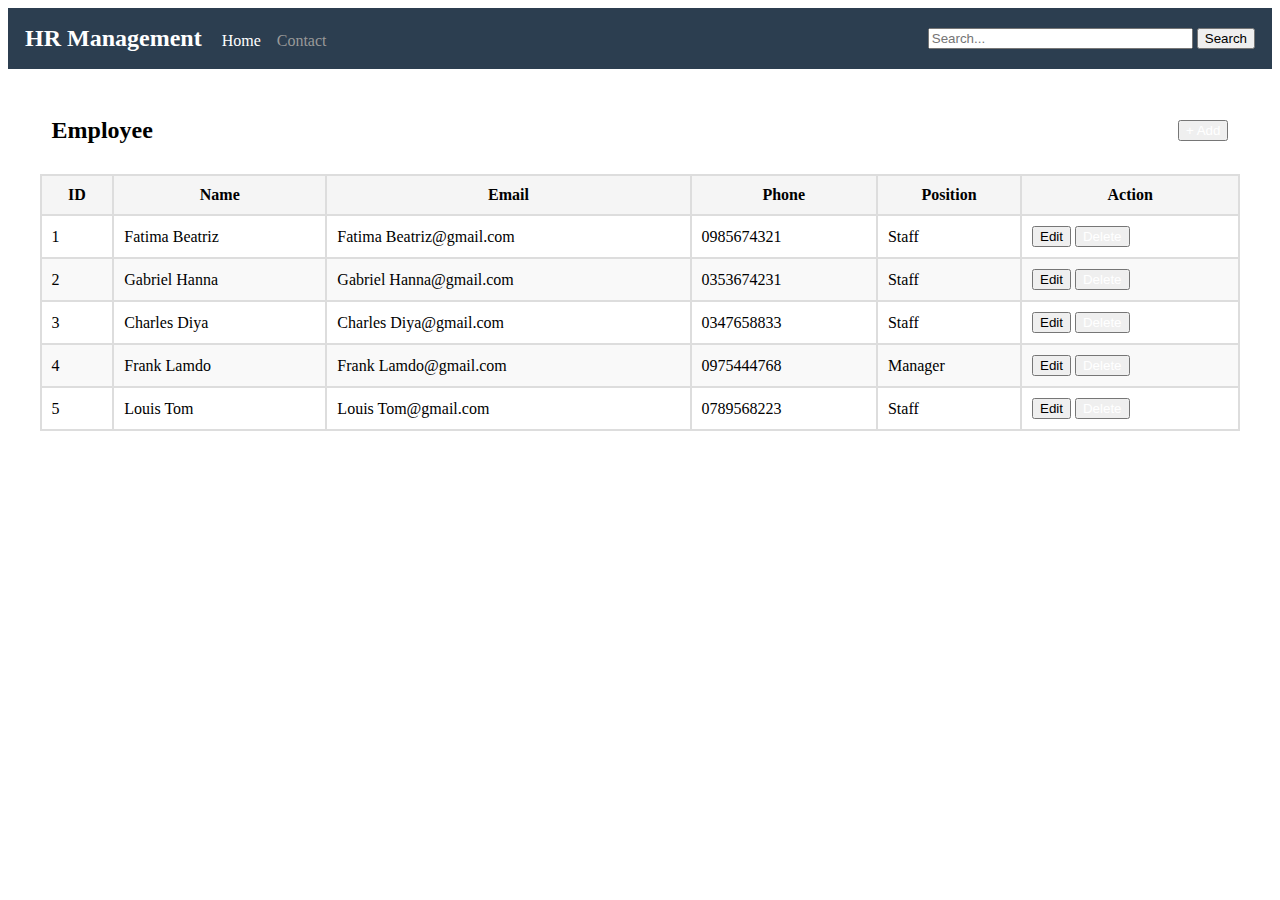
<file: index.html>
<!DOCTYPE html>
<html lang="vi">
<head>
    <meta charset="UTF-8">
    <meta name="viewport" content="width=device-width, initial-scale=1.0">
    <title>HR Management</title>
</head>
<body>

<table width="100%" bgcolor="#2c3e50" cellpadding="15">
    <tr>
        <td>
            <font color="white" size="5"><b>HR Management</b></font>
            &nbsp;&nbsp;&nbsp;
            <font color="white">Home</font>
            &nbsp;&nbsp;
            <font color="#999">Contact</font>
        </td>
        <td align="right">
            <input type="text" placeholder="Search..." size="30">
            <button bgcolor="#333">Search</button>
        </td>
    </tr>
</table>

<br><br>
<table width="95%" align="center" border="0" cellpadding="10">
    <tr>
        <td>
            <font size="5"><b>Employee</b></font>
        </td>
        <td align="right">
            <button bgcolor="blue"><font color="white">+ Add</font></button>
        </td>
    </tr>
</table>

<br>

<table width="95%" align="center" border="1" cellpadding="10" cellspacing="0" bordercolor="#ddd">
    <tr bgcolor="#f5f5f5">
        <th>ID</th>
        <th>Name</th>
        <th>Email</th>
        <th>Phone</th>
        <th>Position</th>
        <th>Action</th>
    </tr>
    
    <tr>
        <td>1</td>
        <td>Fatima Beatriz</td>
        <td>Fatima Beatriz@gmail.com</td>
        <td>0985674321</td>
        <td>Staff</td>
        <td>
            <button bgcolor="#ffc107"><font color="black">Edit</font></button>
            <button bgcolor="#dc3545"><font color="white">Delete</font></button>
        </td>
    </tr>
    
    <tr bgcolor="#f9f9f9">
        <td>2</td>
        <td>Gabriel Hanna</td>
        <td>Gabriel Hanna@gmail.com</td>
        <td>0353674231</td>
        <td>Staff</td>
        <td>
            <button bgcolor="#ffc107"><font color="black">Edit</font></button>
            <button bgcolor="#dc3545"><font color="white">Delete</font></button>
        </td>
    </tr>
    
    <tr>
        <td>3</td>
        <td>Charles Diya</td>
        <td>Charles Diya@gmail.com</td>
        <td>0347658833</td>
        <td>Staff</td>
        <td>
            <button bgcolor="#ffc107"><font color="black">Edit</font></button>
            <button bgcolor="#dc3545"><font color="white">Delete</font></button>
        </td>
    </tr>
    
    <tr bgcolor="#f9f9f9">
        <td>4</td>
        <td>Frank Lamdo</td>
        <td>Frank Lamdo@gmail.com</td>
        <td>0975444768</td>
        <td>Manager</td>
        <td>
            <button bgcolor="#ffc107"><font color="black">Edit</font></button>
            <button bgcolor="#dc3545"><font color="white">Delete</font></button>
        </td>
    </tr>
    
    <tr>
        <td>5</td>
        <td>Louis Tom</td>
        <td>Louis Tom@gmail.com</td>
        <td>0789568223</td>
        <td>Staff</td>
        <td>
            <button bgcolor="#ffc107"><font color="black">Edit</font></button>
            <button bgcolor="#dc3545"><font color="white">Delete</font></button>
        </td>
    </tr>
    
</table>

</body>
</html>
</file>
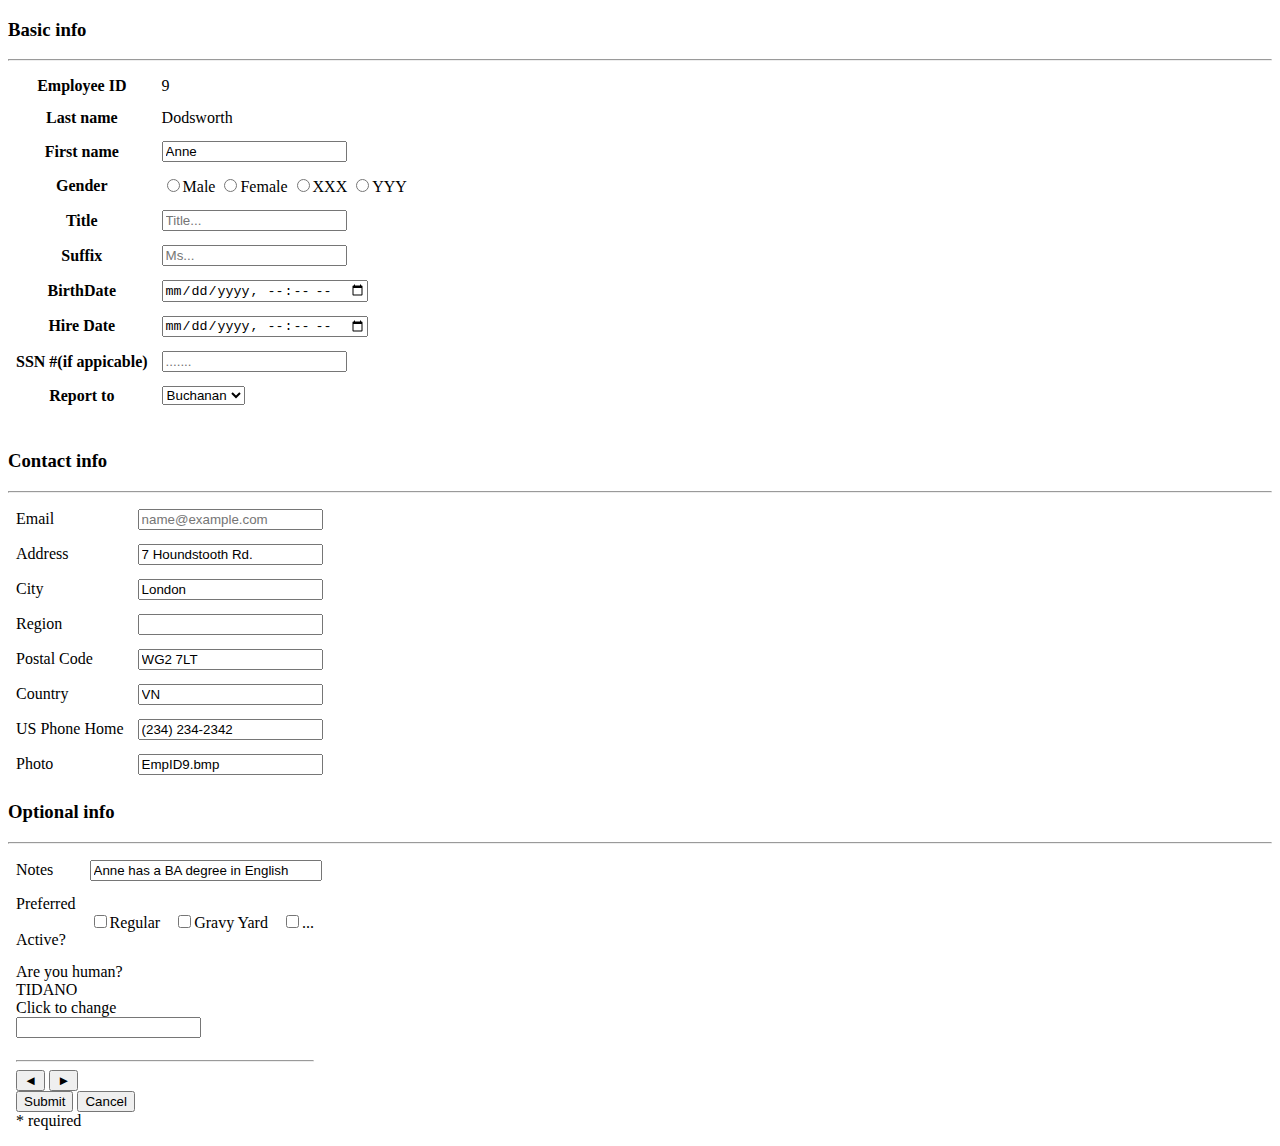
<file: Bai4/index.html>
<!DOCTYPE html>
<html lang="vi">
<head>
    <meta charset="UTF-8">
    <meta name="viewport" content="width=device-width, initial-scale=1.0">
    <title>Document</title>
</head>
<body>
    
    <form>
        <h3>Basic info</h3>
        <hr>
        <table cellpadding = "6">
            <tr>
                <th><label for="Employee ID">Employee ID</label></th>
                <td>9</td>
            </tr>
            <tr>
                <th>Last name</th>
                <td>Dodsworth</td>
            </tr>
            <tr>
                <th><label for="First name">First name</label></th>
                <td><input type="text" id="First name" value="Anne"></td>
            </tr>
            <tr>
                <th>Gender</th>
                <td><input type="radio" id="male" name="gender" value="male"><label for="male">Male</label>
                    <input type="radio" id="female" name="gender" value="female"><label for="female">Female</label>
                    <input type="radio" id="XXX" name="gender" value="XXX"><label for="XXX">XXX</label>
                    <input type="radio" id="YYY" name="gender" value="YYY"><label for="YYY">YYY</label>
                    
                </td>
            </tr>
            <tr>
                <th>Title</th>
                <td><input type="text" id="title" placeholder="Title..."></td>
            </tr>
            <tr>
                <th>Suffix</th>
                <td><input type="text" id="suffix" placeholder="Ms..."></td>
            </tr>
            <tr><th>BirthDate</th>
                <td><input type="datetime-local" id="birthdate" placeholder="BirthDate..."></td></tr> 
            <tr>
                <th>Hire Date</th>
                <td><input type="datetime-local" id="hiredate" placeholder="Hire Date..."></td>
            </tr>
            <tr>
                <th>SSN #(if appicable)</th>
                <td><input type="text" id="ssn" placeholder="......."></td>
            </tr>
            <tr>
                <th>Report to</th>
                <td>
                    <select name="ReportTo" id="ReportTo">
                        <option value="Buchanan">Buchanan</option>
                        <option value="aloalo">aloalo</option>
                        <option value="hihi">hihi</option>
                    </select>
                </td>
            </tr>
        </table>
        <br>
        <h3>Contact info</h3>
        <hr>
        <table cellpadding = "6">
            <tr>
            <td>Email</td>
            <td><input type="email" name="email" placeholder="name@example.com"></td>
        </tr>
        <tr>
            <td>Address</td>
            <td><input type="text" name="address" value="7 Houndstooth Rd."></td>
        </tr>
        <tr>
            <td>City</td>
            <td><input type="text" name="city" value="London"></td>
        </tr>
        <tr>
            <td>Region</td>
            <td><input type="text" name="region"></td>
        </tr>
        <tr>
            <td>Postal Code</td>
            <td><input type="text" name="postal_code" value="WG2 7LT"></td>
        </tr>
        <tr>
            <td>Country</td>
            <td><input type="text" name="country" value="VN"></td>
        </tr>
        <tr>
            <td>US Phone Home</td>
            <td><input type="tel" name="phone" value="(234) 234-2342"></td>
        </tr>
        <tr>
            <td>Photo</td>
            <td><input type="text" name="photo" value="EmpID9.bmp"></td>
        </tr>
        </table>
        <h3>Optional info</h3>
        <hr>
        <table cellpadding = "6">
         <tr>
    <td>Notes</td>
    <td colspan="3"><input type="text" name="notes" value="Anne has a BA degree in English " style="width: 100%;"></td>
</tr>
<tr>
    <td>Preferred<br><br>Active?</td>
    <td><input type="checkbox" name="preferred1" id="preferred1"><label for="preferred1">Regular</label></td>
    <td><input type="checkbox" name="preferred2" id="preferred2"><label for="preferred2">Gravy Yard</label></td>   
    <td><input type="checkbox" name="preferred3" id="preferred3"><label for="preferred3">...</label></td>   
</tr>

<tr>
    <td colspan="4">
        <div class="captcha-label">Are you human?</div>
        
        <div class="captcha-box">
            <div class="captcha-text">TIDANO</div>
        </div>
        
        <div class="click-change">Click to change</div>
        
        <input type="text" class="captcha-input" name="captcha" placeholder="">
    </td>
</tr>

<tr>
    <td colspan="4">
        <hr>
        <div class="button-row">
            <div class="nav-buttons">
                <button type="button" class="nav-btn">◄</button>
                <button type="button" class="nav-btn">►</button>
            </div>
            
            <div class="action-buttons">
                <button type="submit" class="submit-btn">Submit</button>
                <button type="button" class="cancel-btn">Cancel</button>
            </div>
        </div>
        <div class="required">* required</div>
    </td>
</tr>
    </form>
</div>
            
        </table>
    </form>
</body>
</html>
</file>
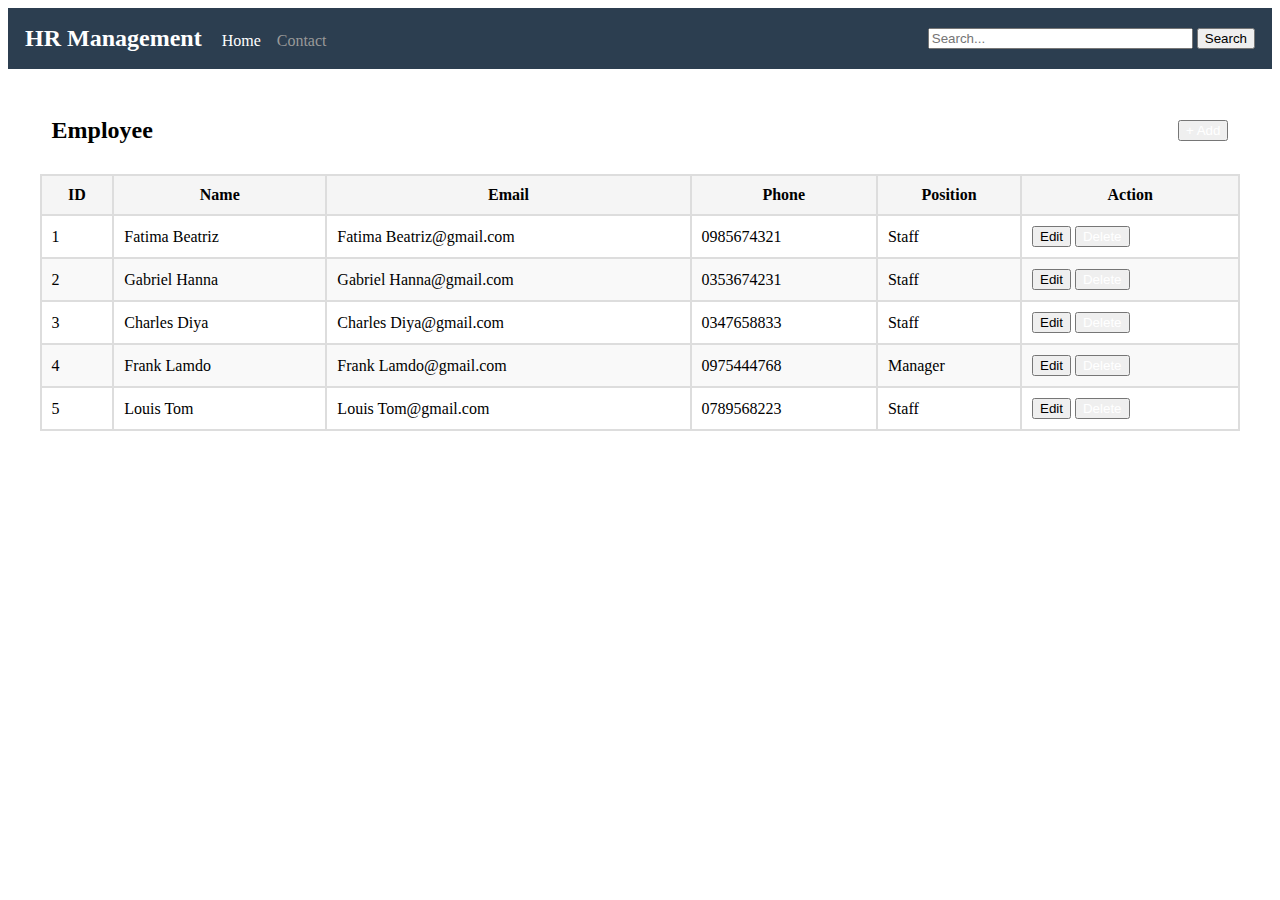
<file: Bai5/index.html>
<!DOCTYPE html>
<html lang="vi">
<head>
    <meta charset="UTF-8">
    <meta name="viewport" content="width=device-width, initial-scale=1.0">
    <title>HR Management</title>
</head>
<body>

<table width="100%" bgcolor="#2c3e50" cellpadding="15">
    <tr>
        <td>
            <font color="white" size="5"><b>HR Management</b></font>
            &nbsp;&nbsp;&nbsp;
            <font color="white">Home</font>
            &nbsp;&nbsp;
            <font color="#999">Contact</font>
        </td>
        <td align="right">
            <input type="text" placeholder="Search..." size="30">
            <button bgcolor="#333">Search</button>
        </td>
    </tr>
</table>

<br><br>
<table width="95%" align="center" border="0" cellpadding="10">
    <tr>
        <td>
            <font size="5"><b>Employee</b></font>
        </td>
        <td align="right">
            <button bgcolor="blue"><font color="white">+ Add</font></button>
        </td>
    </tr>
</table>

<br>

<table width="95%" align="center" border="1" cellpadding="10" cellspacing="0" bordercolor="#ddd">
    <tr bgcolor="#f5f5f5">
        <th>ID</th>
        <th>Name</th>
        <th>Email</th>
        <th>Phone</th>
        <th>Position</th>
        <th>Action</th>
    </tr>
    
    <tr>
        <td>1</td>
        <td>Fatima Beatriz</td>
        <td>Fatima Beatriz@gmail.com</td>
        <td>0985674321</td>
        <td>Staff</td>
        <td>
            <button bgcolor="#ffc107"><font color="black">Edit</font></button>
            <button bgcolor="#dc3545"><font color="white">Delete</font></button>
        </td>
    </tr>
    
    <tr bgcolor="#f9f9f9">
        <td>2</td>
        <td>Gabriel Hanna</td>
        <td>Gabriel Hanna@gmail.com</td>
        <td>0353674231</td>
        <td>Staff</td>
        <td>
            <button bgcolor="#ffc107"><font color="black">Edit</font></button>
            <button bgcolor="#dc3545"><font color="white">Delete</font></button>
        </td>
    </tr>
    
    <tr>
        <td>3</td>
        <td>Charles Diya</td>
        <td>Charles Diya@gmail.com</td>
        <td>0347658833</td>
        <td>Staff</td>
        <td>
            <button bgcolor="#ffc107"><font color="black">Edit</font></button>
            <button bgcolor="#dc3545"><font color="white">Delete</font></button>
        </td>
    </tr>
    
    <tr bgcolor="#f9f9f9">
        <td>4</td>
        <td>Frank Lamdo</td>
        <td>Frank Lamdo@gmail.com</td>
        <td>0975444768</td>
        <td>Manager</td>
        <td>
            <button bgcolor="#ffc107"><font color="black">Edit</font></button>
            <button bgcolor="#dc3545"><font color="white">Delete</font></button>
        </td>
    </tr>
    
    <tr>
        <td>5</td>
        <td>Louis Tom</td>
        <td>Louis Tom@gmail.com</td>
        <td>0789568223</td>
        <td>Staff</td>
        <td>
            <button bgcolor="#ffc107"><font color="black">Edit</font></button>
            <button bgcolor="#dc3545"><font color="white">Delete</font></button>
        </td>
    </tr>
    
</table>

</body>
</html>
</file>
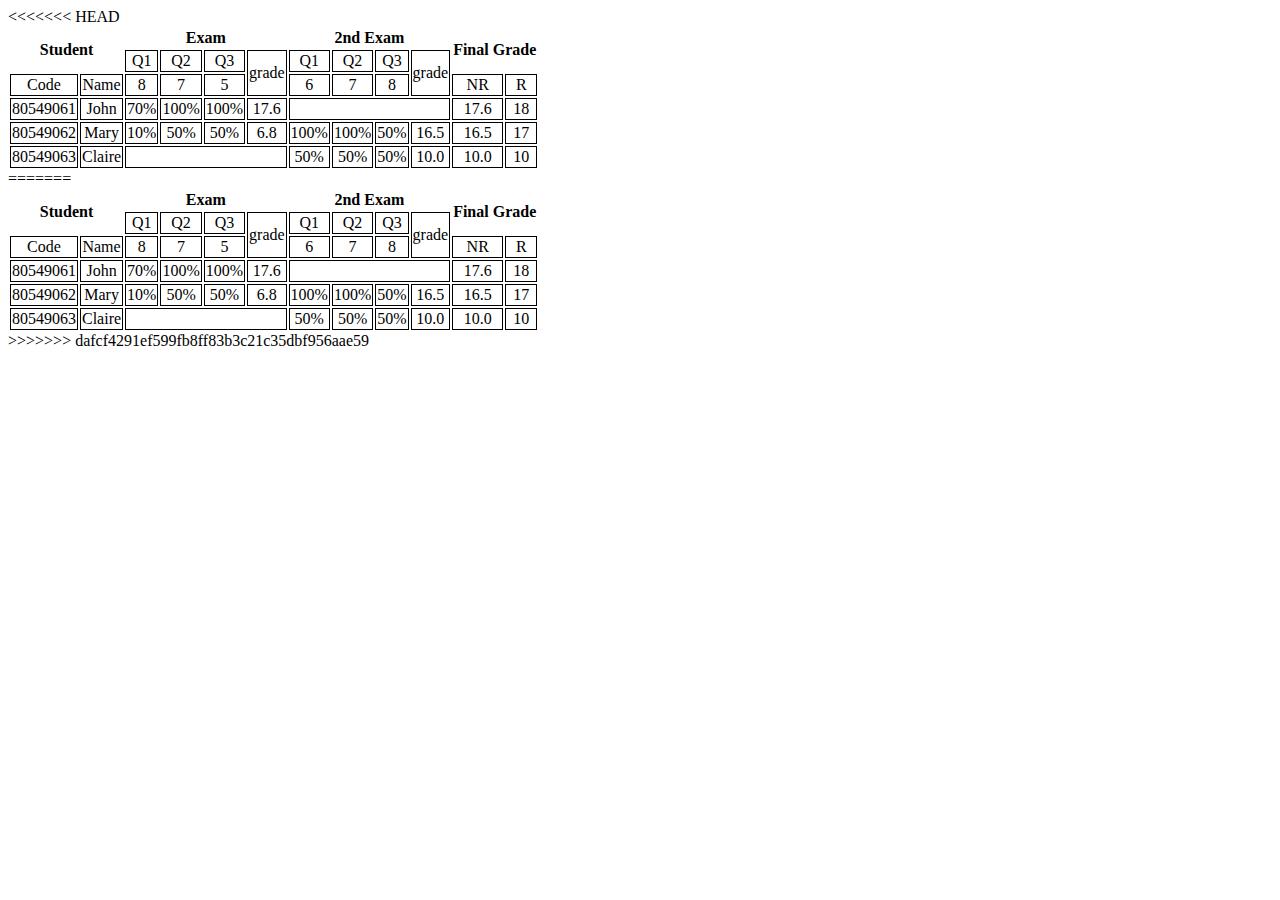
<file: Baithuchanh_3/index.html>
<<<<<<< HEAD
<!DOCTYPE html>
<html lang="vi">
<head>
    <meta charset="UTF-8">
    <meta name="viewport" content="width=device-width, initial-scale=1.0">
    <link rel="stylesheet" href="style.css">
    <title>Document</title>
</head>
<body>
    <table>
        <tr>
            <th rowspan="2" colspan="2">Student</th>
            <th colspan= 4>Exam</th>
            <th colspan= 4>2nd Exam</th>
            <th rowspan="2" colspan="2">Final Grade</th>
        </tr>
        <tr>
            <td>Q1</td>
            <td>Q2</td>
            <td>Q3</td>
            <td rowspan="2">grade</td>
            <td>Q1</td>
            <td>Q2</td>
            <td>Q3</td>
            <td rowspan="2">grade</td>
        </tr>
        <tr>
            <td>Code</td>
            <td>Name</td>
            <td>8</td>
            <td>7</td>
            <td>5</td>
            <td>6</td>
            <td>7</td>
            <td>8</td>
            <td>NR</td>
            <td>R</td>
        </tr>
        <tr>
            <td>80549061</td>
            <td>John</td>
            <td>70%</td>
            <td>100%</td>
            <td>100%</td>
            <td>17.6</td>
            <td colspan=4"></td>
            <td>17.6</td>
            <td>18</td>
        </tr>
        <tr>
            <td>80549062</td>
            <td>Mary</td>
            <td>10%</td>
            <td>50%</td>
            <td>50%</td>
            <td>6.8</td>
            <td>100%</td>
            <td>100%</td>
            <td>50%</td>
            <td>16.5</td>
            <td>16.5</td>
            <td>17</td>
        </tr>
        <tr>
            <td>80549063</td>
            <td>Claire</td>
            <td colspan="4"></td>
            <td>50%</td>
            <td>50%</td>
            <td>50%</td>
            <td>10.0</td>
            <td>10.0</td>
            <td>10</td>
        </tr>
    </table>
</body>
=======
<!DOCTYPE html>
<html lang="vi">
<head>
    <meta charset="UTF-8">
    <meta name="viewport" content="width=device-width, initial-scale=1.0">
    <link rel="stylesheet" href="style.css">
    <title>Document</title>
</head>
<body>
    <table>
        <tr>
            <th rowspan="2" colspan="2">Student</th>
            <th colspan= 4>Exam</th>
            <th colspan= 4>2nd Exam</th>
            <th rowspan="2" colspan="2">Final Grade</th>
        </tr>
        <tr>
            <td>Q1</td>
            <td>Q2</td>
            <td>Q3</td>
            <td rowspan="2">grade</td>
            <td>Q1</td>
            <td>Q2</td>
            <td>Q3</td>
            <td rowspan="2">grade</td>
        </tr>
        <tr>
            <td>Code</td>
            <td>Name</td>
            <td>8</td>
            <td>7</td>
            <td>5</td>
            <td>6</td>
            <td>7</td>
            <td>8</td>
            <td>NR</td>
            <td>R</td>
        </tr>
        <tr>
            <td>80549061</td>
            <td>John</td>
            <td>70%</td>
            <td>100%</td>
            <td>100%</td>
            <td>17.6</td>
            <td colspan=4"></td>
            <td>17.6</td>
            <td>18</td>
        </tr>
        <tr>
            <td>80549062</td>
            <td>Mary</td>
            <td>10%</td>
            <td>50%</td>
            <td>50%</td>
            <td>6.8</td>
            <td>100%</td>
            <td>100%</td>
            <td>50%</td>
            <td>16.5</td>
            <td>16.5</td>
            <td>17</td>
        </tr>
        <tr>
            <td>80549063</td>
            <td>Claire</td>
            <td colspan="4"></td>
            <td>50%</td>
            <td>50%</td>
            <td>50%</td>
            <td>10.0</td>
            <td>10.0</td>
            <td>10</td>
        </tr>
    </table>
</body>
>>>>>>> dafcf4291ef599fb8ff83b3c21c35dbf956aae59
</html>
</file>
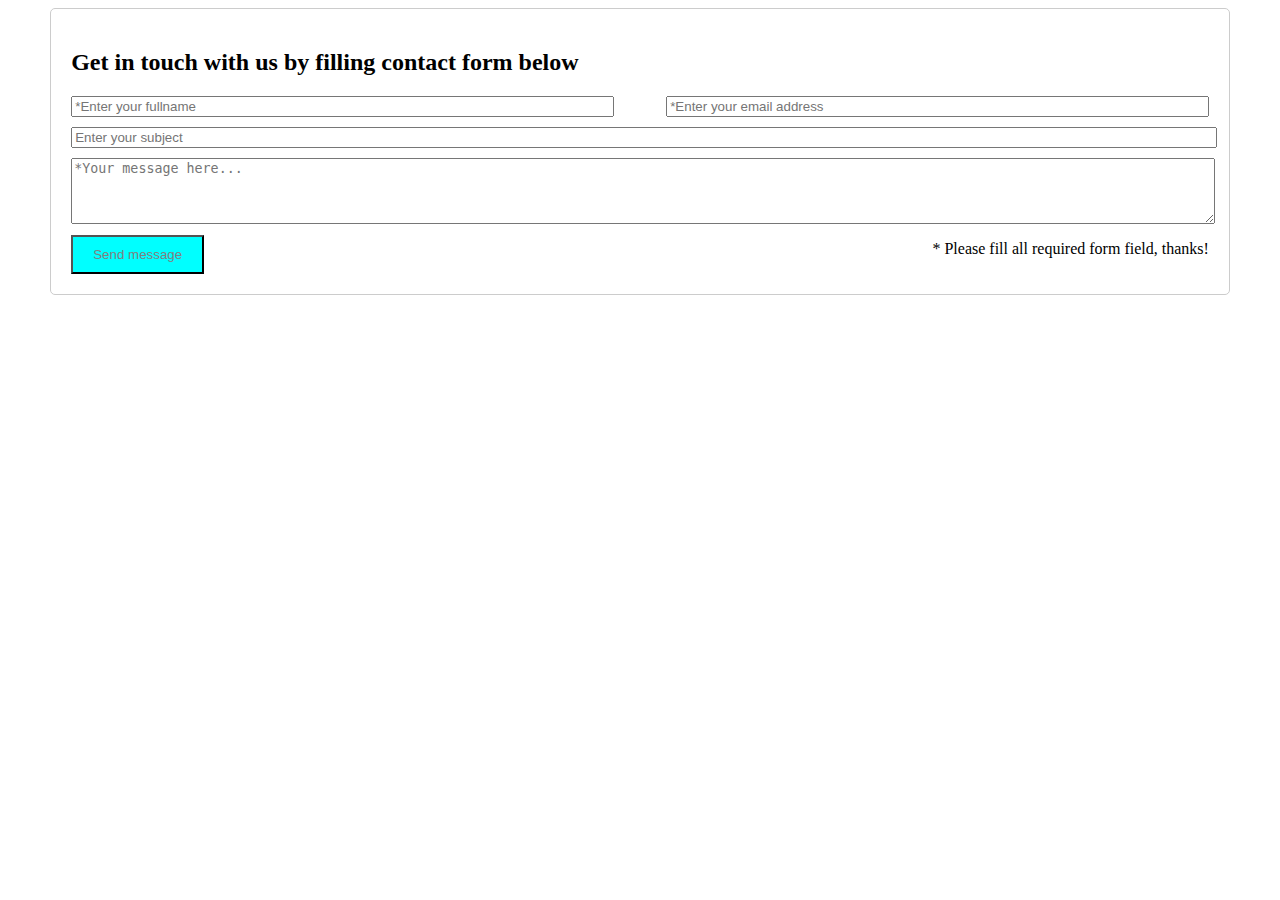
<file: Baithuchanh_so2.1/index.html>
<!DOCTYPE html>
<html lang="en">
<head>
    <meta charset="UTF-8">
    <meta name="viewport" content="width=device-width, initial-scale=1.0">
    <link rel="stylesheet" href="style.css" class="style">
    <title>Bai1</title>
</head>
<body>
    <div class="container">
    <h2>Get in touch with us by filling contact form below</h2>
    <div class="top">
        <input type="text" id="name" name="name" placeholder="*Enter your fullname" required>

        <input type="email" id="email" name="email" placeholder="*Enter your email address" required>
    </div>
    <input type="text" id="subject" name="subject" placeholder="Enter your subject" required>

    <textarea id="message" name="message" rows="4" cols="50" placeholder="*Your message here..." required></textarea>
        <div class="checkbox">
            <input type="submit" class="submit" value="Send message">
    
            <p class="note">* Please fill all required form field, thanks!</p>
        </div>
    </div>
</body>
</html>
</file>
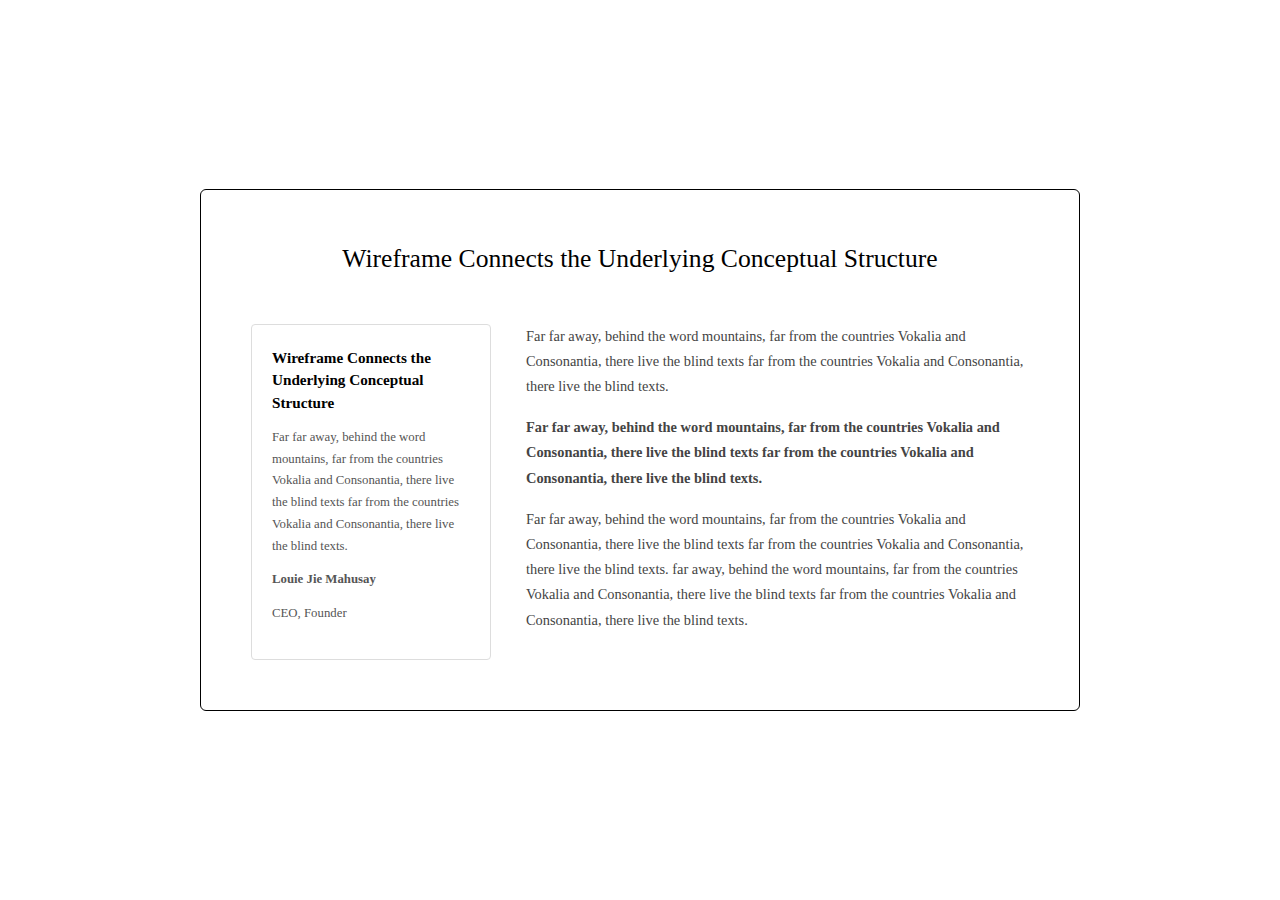
<file: Baithuchanh_so2.1/2.3/index.html>
<!DOCTYPE html>
<html lang="en">
<head>
    <meta charset="UTF-8">
    <meta name="viewport" content="width=device-width, initial-scale=1.0">
    <title>Bai3</title>
    <link rel="stylesheet" href="style.css">
</head>
<body>

    <div class="wrapper">
        <div class="container">

            <h1 class="page-title">Wireframe Connects the Underlying Conceptual Structure</h1>

            <div class="content-layout">

                <div class="card">
                    <h2>Wireframe Connects the Underlying Conceptual Structure</h2>
                    <p>Far far away, behind the word mountains, far from the countries Vokalia and Consonantia, there live the blind texts far from the countries Vokalia and Consonantia, there live the blind texts.</p>
                    <div class="author">
                        <p class="author-name">Louie Jie Mahusay</p>
                        <p class="author-role">CEO, Founder</p>
                    </div>
                </div>

                <div class="text-block">
                    <p>Far far away, behind the word mountains, far from the countries Vokalia and Consonantia, there live the blind texts far from the countries Vokalia and Consonantia, there live the blind texts.</p>

                    <p class="bold-text">Far far away, behind the word mountains, far from the countries Vokalia and Consonantia, there live the blind texts far from the countries Vokalia and Consonantia, there live the blind texts.</p>

                    <p>Far far away, behind the word mountains, far from the countries Vokalia and Consonantia, there live the blind texts far from the countries Vokalia and Consonantia, there live the blind texts. far away, behind the word mountains, far from the countries Vokalia and Consonantia, there live the blind texts far from the countries Vokalia and Consonantia, there live the blind texts.</p>
                </div>

            </div>
        </div>
    </div>

</body>
</html>
</file>
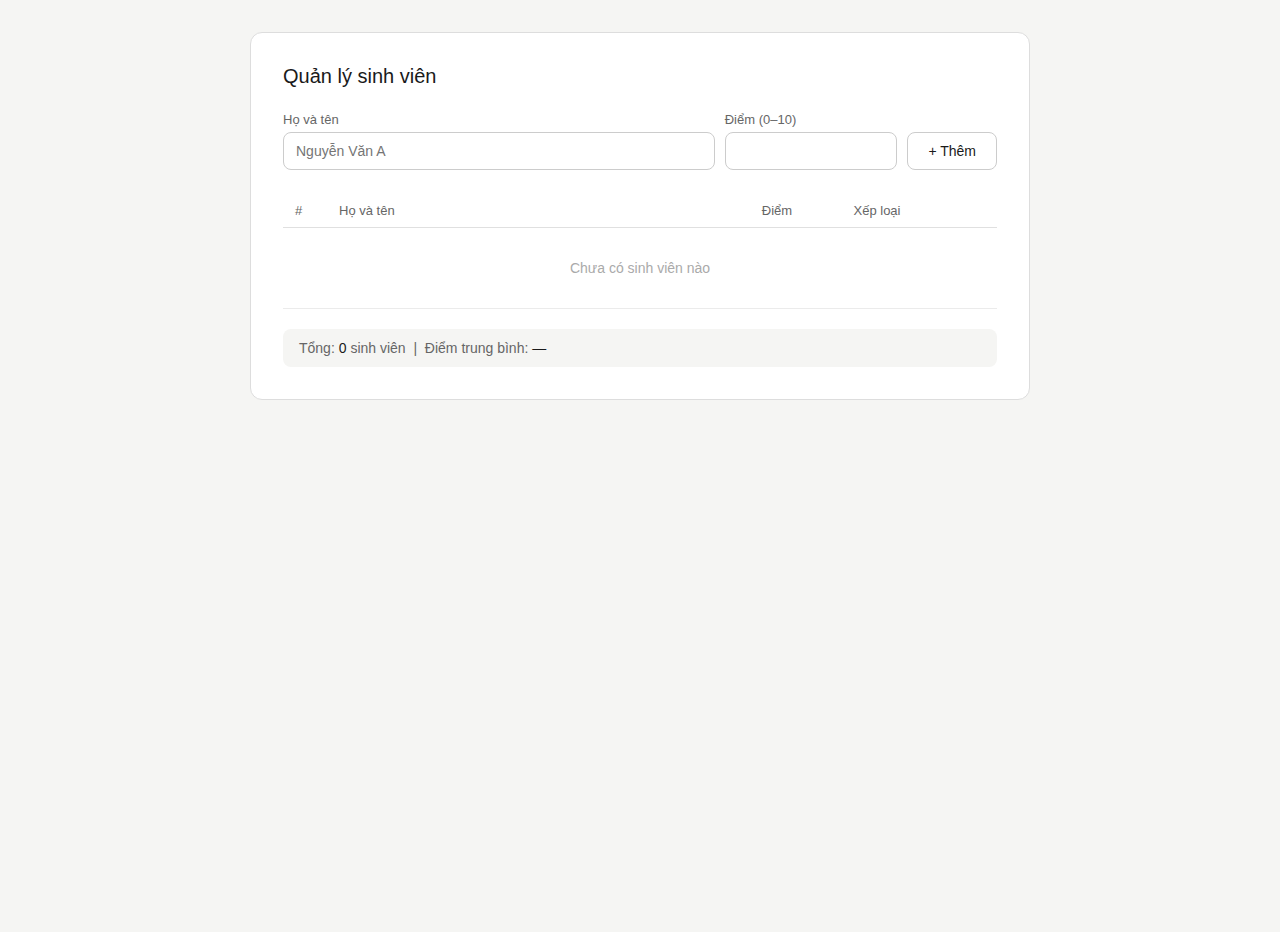
<file: BTTT04/1.1/index.html>
<!DOCTYPE html>
<html lang="vi">
<head>
  <meta charset="UTF-8" />
  <meta name="viewport" content="width=device-width, initial-scale=1.0" />
  <title>Quản lý sinh viên</title>
  <link rel="stylesheet" href="style.css" />
</head>
<body>
 
  <div class="wrap">
    <h2>Quản lý sinh viên</h2>
 
    <div class="form-row">
      <div class="field field-name">
        <label for="inp-name">Họ và tên</label>
        <input type="text" id="inp-name" placeholder="Nguyễn Văn A" />
      </div>
      <div class="field field-score">
        <label for="inp-score">Điểm (0–10)</label>
        <input type="number" id="inp-score"  min="0" max="10" step="0.1" />
      </div>
      <button class="btn-add" id="btn-add">+ Thêm</button>
    </div>
 
    <table>
      <thead>
        <tr>
          <th class="col-stt">#</th>
          <th>Họ và tên</th>
          <th class="col-center">Điểm</th>
          <th class="col-center">Xếp loại</th>
          <th class="col-action"></th>
        </tr>
      </thead>
      <tbody id="tbody"></tbody>
    </table>
 
    <div class="stats">
      Tổng: <span id="st-count">0</span> sinh viên &nbsp;|&nbsp;
      Điểm trung bình: <span id="st-avg">—</span>
    </div>
  </div>
 
  <script src="main.js"></script>
</body>
</html>
</file>
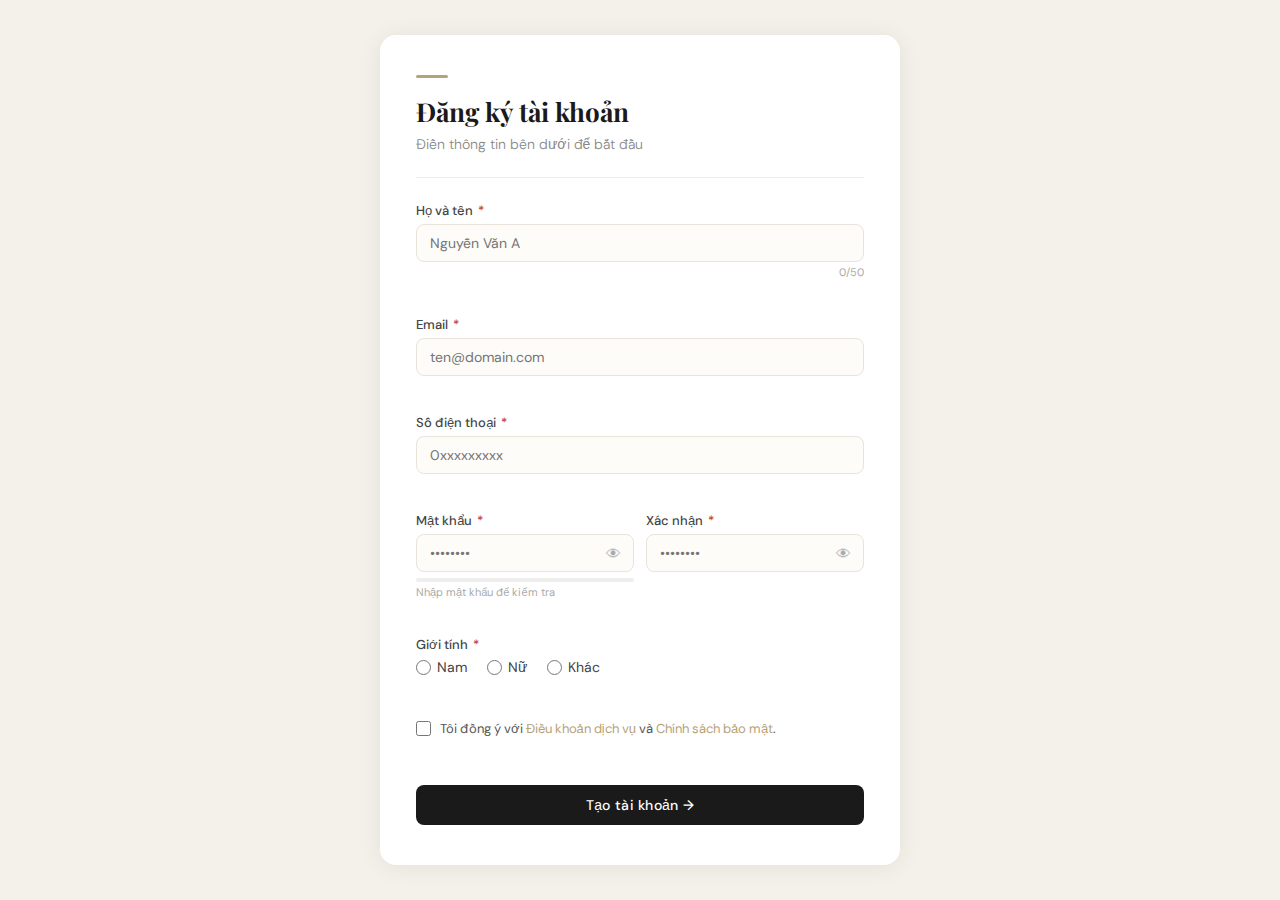
<file: BTTT04/3/index.html>
<!DOCTYPE html>
<html lang="vi">
<head>
  <meta charset="UTF-8" />
  <meta name="viewport" content="width=device-width, initial-scale=1.0" />
  <title>Đăng ký tài khoản</title>
  <link href="https://fonts.googleapis.com/css2?family=Playfair+Display:wght@700&family=DM+Sans:wght@300;400;500&display=swap" rel="stylesheet">
  <style>
    *, *::before, *::after { box-sizing: border-box; margin: 0; padding: 0; }

    body {
      font-family: 'DM Sans', sans-serif;
      background: #f4f1eb;
      min-height: 100vh;
      display: flex;
      align-items: center;
      justify-content: center;
      padding: 2rem 1rem;
    }

    .wrapper { width: 100%; max-width: 520px; }

    .card {
      background: #fff;
      border-radius: 16px;
      padding: 2.5rem 2.25rem;
      box-shadow: 0 2px 24px rgba(0,0,0,0.07);
    }

    .eyebrow {
      width: 32px; height: 3px;
      background: #b5a27a;
      border-radius: 2px;
      margin-bottom: 1rem;
    }

    h1 {
      font-family: 'Playfair Display', serif;
      font-size: 26px;
      color: #1a1a1a;
      margin-bottom: 0.35rem;
    }

    .subtitle { font-size: 14px; color: #888; font-weight: 300; }

    .divider {
      margin: 1.5rem 0;
      border-top: 1px solid #f0ede6;
    }

    .field { margin-bottom: 1.1rem; }

    label {
      display: block;
      font-size: 13px;
      font-weight: 500;
      color: #444;
      margin-bottom: 5px;
    }

    .req { color: #c0392b; margin-left: 2px; }

    input[type="text"],
    input[type="email"],
    input[type="tel"],
    input[type="password"] {
      width: 100%;
      padding: 9px 13px;
      font-size: 14px;
      font-family: 'DM Sans', sans-serif;
      border: 1.5px solid #e8e4db;
      border-radius: 8px;
      background: #fdfcf9;
      color: #1a1a1a;
      outline: none;
      transition: border-color 0.2s, box-shadow 0.2s;
    }

    input:focus {
      border-color: #b5a27a;
      box-shadow: 0 0 0 3px rgba(181,162,122,0.15);
      background: #fff;
    }

    input.valid { border-color: #27ae60; }
    input.invalid { border-color: #e74c3c; }

    /* Char count */
    .char-count {
      font-size: 11px;
      color: #aaa;
      text-align: right;
      margin-top: 3px;
    }
    .char-count.warn { color: #e67e22; }
    .char-count.over { color: #e74c3c; }

    /* Password wrap */
    .pw-wrap { position: relative; }
    .pw-wrap input { padding-right: 42px; }

    .toggle-pw {
      position: absolute;
      right: 11px;
      top: 50%;
      transform: translateY(-50%);
      background: none;
      border: none;
      cursor: pointer;
      font-size: 15px;
      color: #aaa;
      padding: 2px;
      line-height: 1;
      transition: color 0.15s;
    }
    .toggle-pw:hover { color: #555; }

    /* Strength bar */
    .strength-wrap { margin-top: 6px; }
    .strength-track {
      height: 4px;
      background: #eee;
      border-radius: 2px;
      overflow: hidden;
    }
    .strength-fill {
      height: 100%;
      border-radius: 2px;
      width: 0%;
      transition: width 0.3s ease, background-color 0.3s ease;
    }
    .strength-label {
      font-size: 11px;
      color: #aaa;
      margin-top: 3px;
    }

    /* Error */
    .error-msg {
      font-size: 12px;
      color: #e74c3c;
      margin-top: 4px;
      min-height: 16px;
    }

    /* Row 2 col */
    .row-2 {
      display: grid;
      grid-template-columns: 1fr 1fr;
      gap: 12px;
    }

    /* Radio */
    .radio-group { display: flex; gap: 1.25rem; margin-top: 4px; flex-wrap: wrap; }
    .radio-label {
      display: flex;
      align-items: center;
      gap: 6px;
      font-size: 14px;
      color: #444;
      cursor: pointer;
      font-weight: 400;
    }
    .radio-label input[type="radio"] { accent-color: #b5a27a; width: 15px; height: 15px; }

    /* Checkbox */
    .checkbox-label {
      display: flex;
      align-items: flex-start;
      gap: 9px;
      font-size: 13px;
      color: #555;
      cursor: pointer;
      font-weight: 400;
      line-height: 1.5;
    }
    .checkbox-label input[type="checkbox"] {
      accent-color: #b5a27a;
      width: 15px; height: 15px;
      margin-top: 2px;
      flex-shrink: 0;
    }
    .checkbox-label a { color: #b5a27a; text-decoration: none; }
    .checkbox-label a:hover { text-decoration: underline; }

    /* Submit */
    .btn-submit {
      width: 100%;
      padding: 11px;
      margin-top: 0.5rem;
      background: #1a1a1a;
      color: #fff;
      border: none;
      border-radius: 8px;
      font-family: 'DM Sans', sans-serif;
      font-size: 14px;
      font-weight: 500;
      cursor: pointer;
      letter-spacing: 0.3px;
      transition: background 0.2s, transform 0.1s;
    }
    .btn-submit:hover { background: #333; }
    .btn-submit:active { transform: scale(0.98); }

    /* Success screen */
    .success-screen {
      display: none;
      text-align: center;
      padding: 1.5rem 0;
    }
    .success-screen h2 {
      font-family: 'Playfair Display', serif;
      font-size: 24px;
      color: #1a1a1a;
      margin-bottom: 0.75rem;
    }
    .success-screen p { font-size: 14px; color: #666; line-height: 1.7; }
    .success-name { font-weight: 500; color: #b5a27a; }
    .success-bar {
      width: 40px; height: 3px;
      background: #b5a27a;
      border-radius: 2px;
      margin: 1.5rem auto 0;
    }
  </style>
</head>
<body>

<div class="wrapper">
  <div class="card">

    <div id="form-area">
      <div class="header">
        <div class="eyebrow"></div>
        <h1>Đăng ký tài khoản</h1>
        <p class="subtitle">Điền thông tin bên dưới để bắt đầu</p>
      </div>

      <div class="divider"></div>

      <form id="reg-form" novalidate>

        <!-- Họ và tên -->
        <div class="field">
          <label for="fullname">Họ và tên <span class="req">*</span></label>
          <input type="text" id="fullname" placeholder="Nguyễn Văn A" autocomplete="name" maxlength="50" />
          <div class="char-count" id="char-count">0/50</div>
          <div class="error-msg" id="fullname-error"></div>
        </div>

        <!-- Email -->
        <div class="field">
          <label for="email">Email <span class="req">*</span></label>
          <input type="email" id="email" placeholder="ten@domain.com" autocomplete="email" />
          <div class="error-msg" id="email-error"></div>
        </div>

        <!-- Số điện thoại -->
        <div class="field">
          <label for="phone">Số điện thoại <span class="req">*</span></label>
          <input type="tel" id="phone" placeholder="0xxxxxxxxx" autocomplete="tel" maxlength="10" />
          <div class="error-msg" id="phone-error"></div>
        </div>

        <!-- Mật khẩu & Xác nhận -->
        <div class="row-2">
          <div class="field">
            <label for="password">Mật khẩu <span class="req">*</span></label>
            <div class="pw-wrap">
              <input type="password" id="password" placeholder="••••••••" autocomplete="new-password" />
              <button type="button" class="toggle-pw" data-target="password">👁</button>
            </div>
            <div class="strength-wrap">
              <div class="strength-track">
                <div class="strength-fill" id="strength-fill"></div>
              </div>
              <div class="strength-label" id="strength-label">Nhập mật khẩu để kiểm tra</div>
            </div>
            <div class="error-msg" id="password-error"></div>
          </div>

          <div class="field">
            <label for="confirm">Xác nhận <span class="req">*</span></label>
            <div class="pw-wrap">
              <input type="password" id="confirm" placeholder="••••••••" autocomplete="new-password" />
              <button type="button" class="toggle-pw" data-target="confirm">👁</button>
            </div>
            <div class="error-msg" id="confirm-error"></div>
          </div>
        </div>

        <!-- Giới tính -->
        <div class="field">
          <label>Giới tính <span class="req">*</span></label>
          <div class="radio-group">
            <label class="radio-label"><input type="radio" name="gender" value="male" /> Nam</label>
            <label class="radio-label"><input type="radio" name="gender" value="female" /> Nữ</label>
            <label class="radio-label"><input type="radio" name="gender" value="other" /> Khác</label>
          </div>
          <div class="error-msg" id="gender-error"></div>
        </div>

        <!-- Điều khoản -->
        <div class="field">
          <label class="checkbox-label">
            <input type="checkbox" id="terms" />
            <span>Tôi đồng ý với <a href="#">Điều khoản dịch vụ</a> và <a href="#">Chính sách bảo mật</a>.</span>
          </label>
          <div class="error-msg" id="terms-error"></div>
        </div>

        <button type="submit" class="btn-submit"><span>Tạo tài khoản →</span></button>
      </form>
    </div>

    <!-- Màn hình thành công -->
    <div class="success-screen" id="success-screen">
      <h2>Đăng ký thành công!</h2>
      <p>Chào mừng <span class="success-name" id="success-name"></span> đã gia nhập!<br />Tài khoản của bạn đã được tạo thành công.</p>
      <div class="success-bar"></div>
    </div>

  </div>
</div>

<script>
  // ==========================================
  // 1. ĐẾM KÝ TỰ HỌ TÊN
  // ==========================================
  const fullnameInput = document.getElementById('fullname');
  const charCount = document.getElementById('char-count');

  fullnameInput.addEventListener('input', () => {
    const len = fullnameInput.value.length;
    charCount.textContent = len + '/50';
    charCount.className = 'char-count';
    if (len >= 45) charCount.classList.add('over');
    else if (len >= 35) charCount.classList.add('warn');
  });

  // ==========================================
  // 2. TOGGLE HIỆN / ẨN MẬT KHẨU
  // ==========================================
  document.querySelectorAll('.toggle-pw').forEach(btn => {
    btn.addEventListener('click', () => {
      const input = document.getElementById(btn.dataset.target);
      const isShown = input.type === 'text';
      input.type = isShown ? 'password' : 'text';
      btn.textContent = isShown ? '👁' : '🙈';
    });
  });

  // ==========================================
  // 3. THANH ĐỘ MẠNH MẬT KHẨU
  // ==========================================
  const passwordInput = document.getElementById('password');
  const strengthFill = document.getElementById('strength-fill');
  const strengthLabel = document.getElementById('strength-label');

  passwordInput.addEventListener('input', () => {
    const val = passwordInput.value;

    if (!val) {
      strengthFill.style.width = '0%';
      strengthFill.style.backgroundColor = '';
      strengthLabel.textContent = 'Nhập mật khẩu để kiểm tra';
      strengthLabel.style.color = '#aaa';
      return;
    }

    let score = 0;
    if (val.length >= 6) score++;
    if (val.length >= 10) score++;
    if (/[A-Z]/.test(val)) score++;
    if (/[0-9]/.test(val)) score++;
    if (/[^A-Za-z0-9]/.test(val)) score++;

    if (score <= 2) {
      strengthFill.style.width = '33%';
      strengthFill.style.backgroundColor = '#e74c3c';
      strengthLabel.textContent = 'Yếu';
      strengthLabel.style.color = '#e74c3c';
    } else if (score <= 3) {
      strengthFill.style.width = '66%';
      strengthFill.style.backgroundColor = '#e67e22';
      strengthLabel.textContent = 'Trung bình';
      strengthLabel.style.color = '#e67e22';
    } else {
      strengthFill.style.width = '100%';
      strengthFill.style.backgroundColor = '#27ae60';
      strengthLabel.textContent = 'Mạnh';
      strengthLabel.style.color = '#27ae60';
    }
  });

  // ==========================================
  // 4. VALIDATE & SUBMIT FORM
  // ==========================================
  function showError(id, msg) {
    document.getElementById(id).textContent = msg;
  }
  function clearError(id) {
    document.getElementById(id).textContent = '';
  }
  function setInputState(input, isValid) {
    input.classList.toggle('valid', isValid);
    input.classList.toggle('invalid', !isValid);
  }

  document.getElementById('reg-form').addEventListener('submit', (e) => {
    e.preventDefault();
    let isValid = true;

    const fullname = document.getElementById('fullname');
    const email = document.getElementById('email');
    const phone = document.getElementById('phone');
    const password = document.getElementById('password');
    const confirm = document.getElementById('confirm');
    const gender = document.querySelector('input[name="gender"]:checked');
    const terms = document.getElementById('terms');

    // Họ và tên
    if (!fullname.value.trim()) {
      showError('fullname-error', 'Vui lòng nhập họ và tên.');
      setInputState(fullname, false); isValid = false;
    } else if (fullname.value.trim().length < 3) {
      showError('fullname-error', 'Họ và tên phải có ít nhất 3 ký tự.');
      setInputState(fullname, false); isValid = false;
    } else if (!/^[a-zA-ZÀ-ỹ\s]+$/.test(fullname.value.trim())) {
      showError('fullname-error', 'Họ và tên chỉ chứa chữ cái và khoảng trắng.');
      setInputState(fullname, false); isValid = false;
    } else {
      clearError('fullname-error');
      setInputState(fullname, true);
    }

    // Email
    if (!email.value.trim()) {
      showError('email-error', 'Vui lòng nhập email.');
      setInputState(email, false); isValid = false;
    } else if (!/^[^\s@]+@[^\s@]+\.[^\s@]+$/.test(email.value)) {
      showError('email-error', 'Email không đúng định dạng.');
      setInputState(email, false); isValid = false;
    } else {
      clearError('email-error');
      setInputState(email, true);
    }

    // Số điện thoại
    if (!phone.value.trim()) {
      showError('phone-error', 'Vui lòng nhập số điện thoại.');
      setInputState(phone, false); isValid = false;
    } else if (!/^0\d{9}$/.test(phone.value)) {
      showError('phone-error', 'Số điện thoại phải có 10 chữ số và bắt đầu bằng 0.');
      setInputState(phone, false); isValid = false;
    } else {
      clearError('phone-error');
      setInputState(phone, true);
    }

    // Mật khẩu
    if (!password.value) {
      showError('password-error', 'Vui lòng nhập mật khẩu.');
      setInputState(password, false); isValid = false;
    } else if (password.value.length < 8) {
      showError('password-error', 'Mật khẩu phải có ít nhất 8 ký tự.');
      setInputState(password, false); isValid = false;
    } else if (!/(?=.*[A-Z])(?=.*[a-z])(?=.*\d)/.test(password.value)) {
      showError('password-error', 'Cần có ít nhất 1 chữ hoa, 1 chữ thường, 1 số.');
      setInputState(password, false); isValid = false;
    } else {
      clearError('password-error');
      setInputState(password, true);
    }

    // Xác nhận mật khẩu
    if (!confirm.value) {
      showError('confirm-error', 'Vui lòng xác nhận mật khẩu.');
      setInputState(confirm, false); isValid = false;
    } else if (confirm.value !== password.value) {
      showError('confirm-error', 'Mật khẩu không khớp.');
      setInputState(confirm, false); isValid = false;
    } else {
      clearError('confirm-error');
      setInputState(confirm, true);
    }

    // Giới tính
    if (!gender) {
      showError('gender-error', 'Vui lòng chọn giới tính.');
      isValid = false;
    } else {
      clearError('gender-error');
    }

    // Điều khoản
    if (!terms.checked) {
      showError('terms-error', 'Vui lòng đồng ý với điều khoản dịch vụ.');
      isValid = false;
    } else {
      clearError('terms-error');
    }

    // Nếu hợp lệ → hiện màn hình thành công
    if (isValid) {
      document.getElementById('form-area').style.display = 'none';
      document.getElementById('success-name').textContent = fullname.value.trim();
      document.getElementById('success-screen').style.display = 'block';
    }
  });
</script>
</body>
</html>
</file>
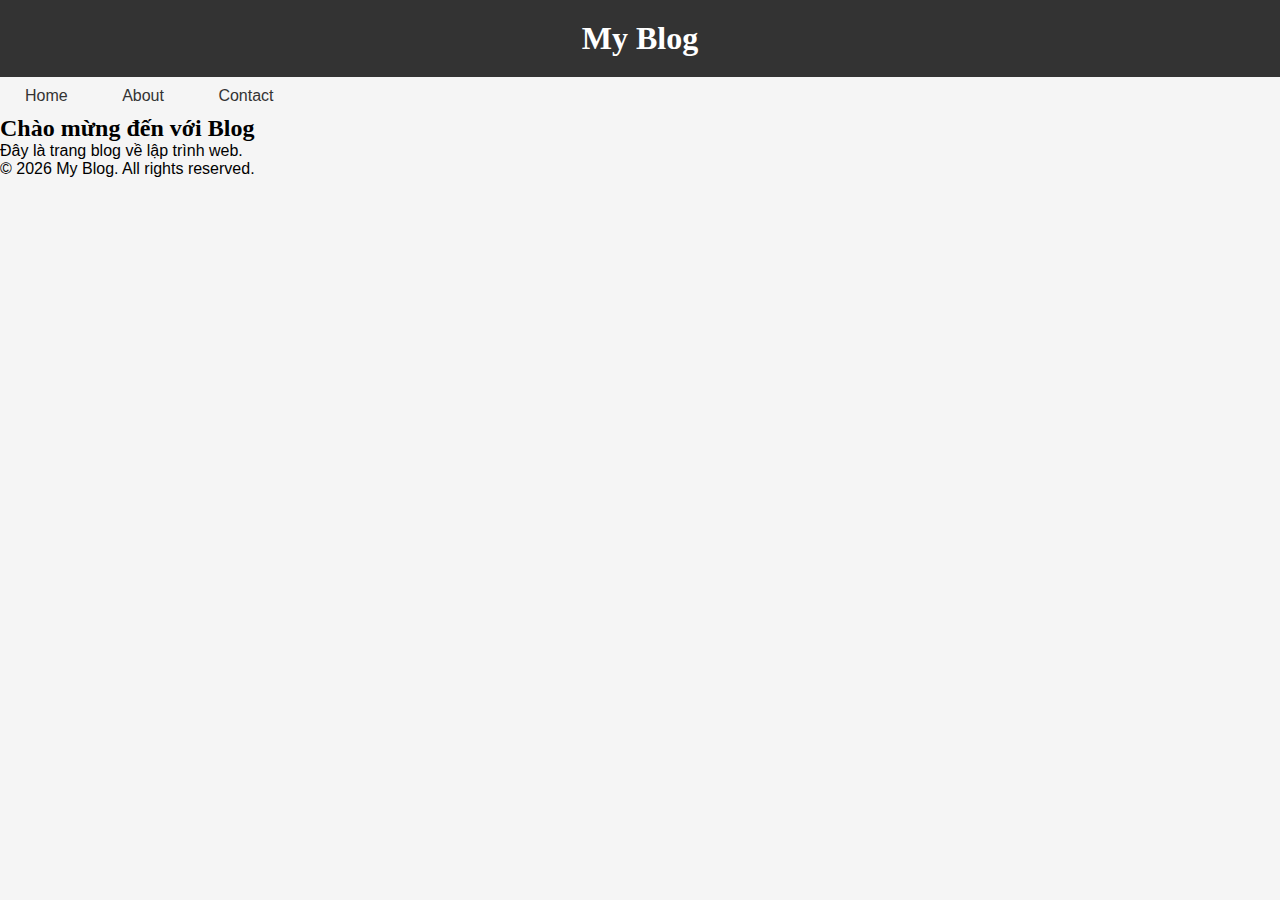
<file: Phieu_hoc_tap_CSS/BTTH01/index.html>
<!DOCTYPE html>
<html lang="vi">
<head>
    <meta charset="UTF-8">
    <meta name="viewport" content="width=device-width, initial-scale=1.0">
    <title>Lab CSS Cơ Bản</title>
    <link rel="stylesheet" href="style.css">
</head>
<body>
    <header id="main-header">
        <h1>My Blog</h1>
    </header>
    
    <nav>
        <a href="#" class="nav-link">Home</a>
        <a href="#" class="nav-link">About</a>
        <a href="#" class="nav-link">Contact</a>
    </nav>
    
    <main>
        <section class="intro">
            <h2>Chào mừng đến với Blog</h2>
            <p>Đây là trang blog về lập trình web.</p>
        </section>
    </main>
    
    <footer>
        <p>&copy; 2026 My Blog. All rights reserved.</p>
    </footer>
</body>
</html>
</file>
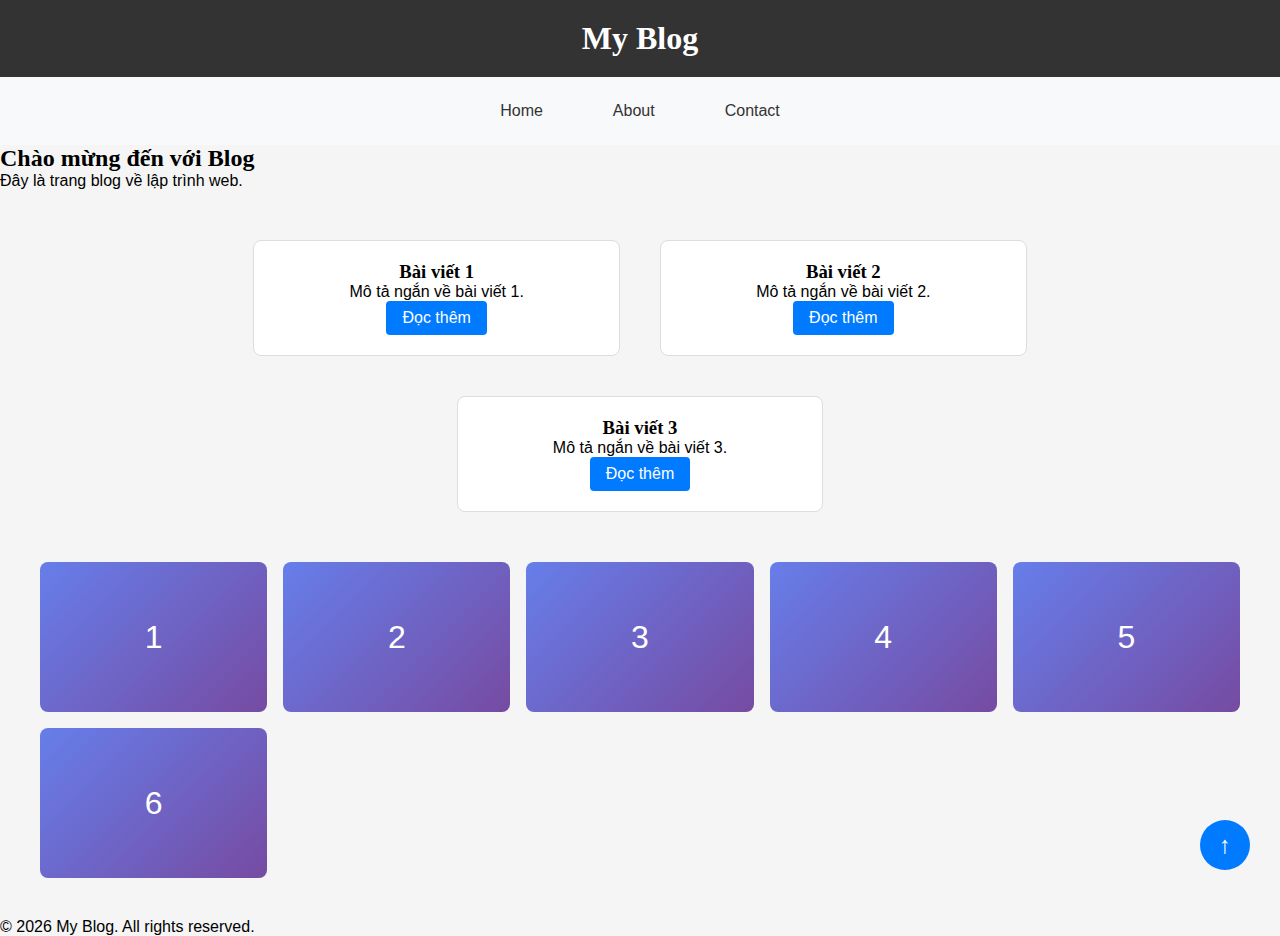
<file: Phieu_hoc_tap_CSS/BTTH02_03_04/index.html>
<!DOCTYPE html>
<html lang="vi">
<head>
    <meta charset="UTF-8">
    <meta name="viewport" content="width=device-width, initial-scale=1.0">
    <title>Lab CSS Cơ Bản</title>
    <link rel="stylesheet" href="style2.css" class="style">
</head>
<body>
    <header id="main-header">
        <h1>My Blog</h1>
    </header>

    <a href="#" class="scroll-top">↑</a>
    
    <nav>
        <a href="#" class="nav-link">Home</a>
        <a href="#" class="nav-link">About</a>
        <a href="#" class="nav-link">Contact</a>
    </nav>
    
    <main>
        <section class="intro">
            <h2>Chào mừng đến với Blog</h2>
            <p>Đây là trang blog về lập trình web.</p>
        </section>
        <section class="posts">
            <article class="card">
                <h3>Bài viết 1</h3>
                <p>Mô tả ngắn về bài viết 1.</p>
                <a href="#" class="btn">Đọc thêm</a>
            </article>
            
            <article class="card">
                <h3>Bài viết 2</h3>
                <p>Mô tả ngắn về bài viết 2.</p>
                <a href="#" class="btn">Đọc thêm</a>
            </article>
            
            <article class="card">
                <h3>Bài viết 3</h3>
                <p>Mô tả ngắn về bài viết 3.</p>
                <a href="#" class="btn">Đọc thêm</a>
            </article>
        </section>

    <section class="gallery">
        <div class="item">1</div>
        <div class="item">2</div>
        <div class="item">3</div>
        <div class="item">4</div>
        <div class="item">5</div>
        <div class="item">6</div>
    </section>
    

    </main>
    
    <footer>
        <p>&copy; 2026 My Blog. All rights reserved.</p>
    </footer>
</body>
</html>
</file>
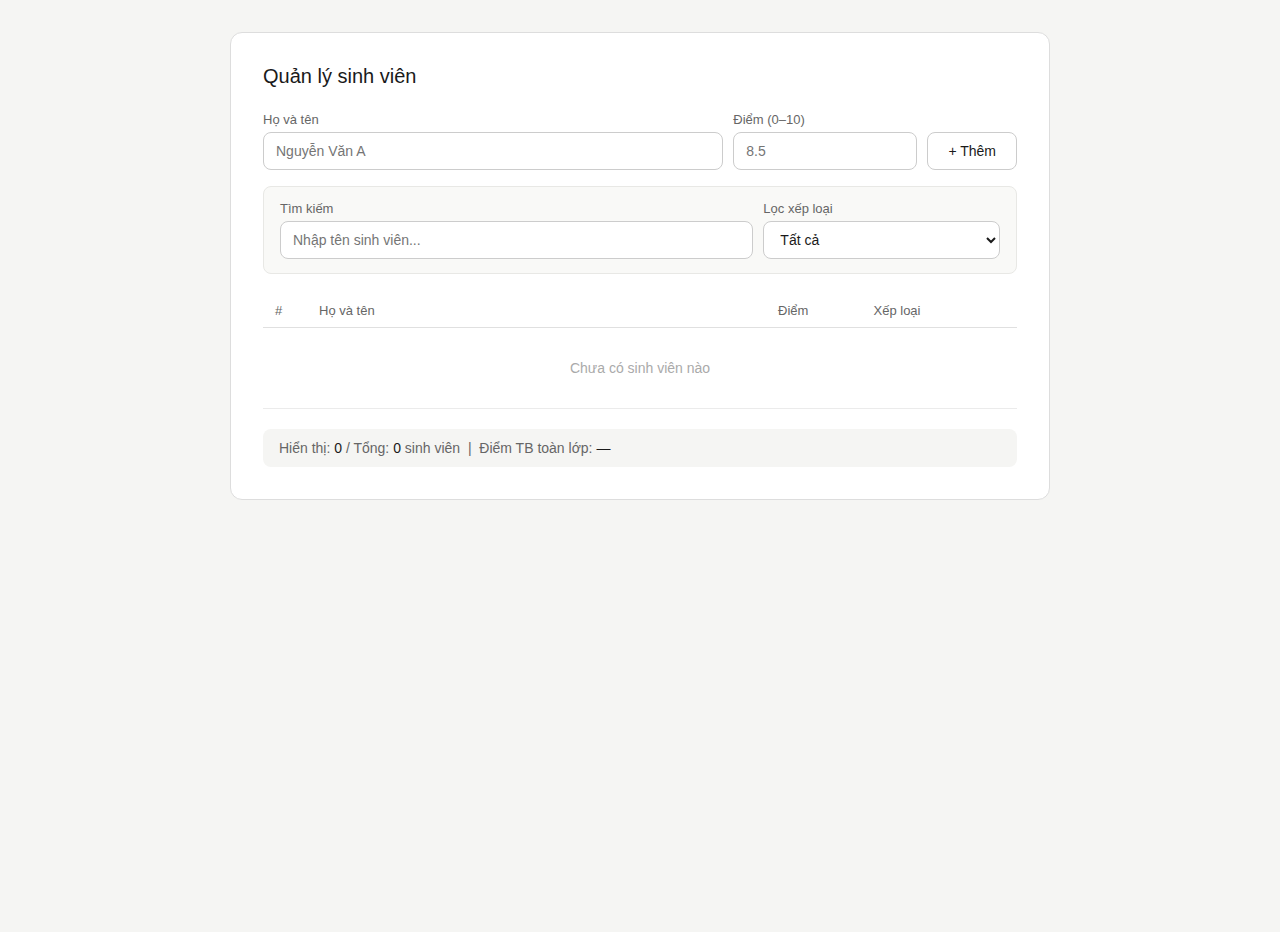
<file: BTTT04/1.1/1.2/index.html>
<!DOCTYPE html>
<html lang="vi">
<head>
  <meta charset="UTF-8" />
  <meta name="viewport" content="width=device-width, initial-scale=1.0" />
  <title>Quản lý sinh viên</title>
  <link rel="stylesheet" href="style.css" />
</head>
<body>

  <div class="wrap">
    <h2>Quản lý sinh viên</h2>

    <!-- Form nhập liệu -->
    <div class="form-row">
      <div class="field field-name">
        <label for="inp-name">Họ và tên</label>
        <input type="text" id="inp-name" placeholder="Nguyễn Văn A" />
      </div>
      <div class="field field-score">
        <label for="inp-score">Điểm (0–10)</label>
        <input type="number" id="inp-score" placeholder="8.5" min="0" max="10" step="0.1" />
      </div>
      <button class="btn-add" id="btn-add">+ Thêm</button>
    </div>

    <!-- Thanh tìm kiếm & lọc -->
    <div class="toolbar">
      <div class="field toolbar-search">
        <label for="inp-search">Tìm kiếm</label>
        <input type="text" id="inp-search" placeholder="Nhập tên sinh viên..." />
      </div>
      <div class="field toolbar-filter">
        <label for="sel-rank">Lọc xếp loại</label>
        <select id="sel-rank">
          <option value="">Tất cả</option>
          <option value="Giỏi">Giỏi</option>
          <option value="Khá">Khá</option>
          <option value="Trung bình">Trung bình</option>
          <option value="Yếu">Yếu</option>
        </select>
      </div>
    </div>

    <!-- Bảng -->
    <table>
      <thead>
        <tr>
          <th class="col-stt">#</th>
          <th>Họ và tên</th>
          <th class="col-center col-sortable" id="th-score">
            Điểm <span id="sort-arrow"></span>
          </th>
          <th class="col-center">Xếp loại</th>
          <th class="col-action"></th>
        </tr>
      </thead>
      <tbody id="tbody"></tbody>
    </table>

    <!-- Thống kê -->
    <div class="stats">
      Hiển thị: <span id="st-shown">0</span> /
      Tổng: <span id="st-count">0</span> sinh viên &nbsp;|&nbsp;
      Điểm TB toàn lớp: <span id="st-avg">—</span>
    </div>
  </div>

  <script src="main.js"></script>
</body>
</html>
</file>
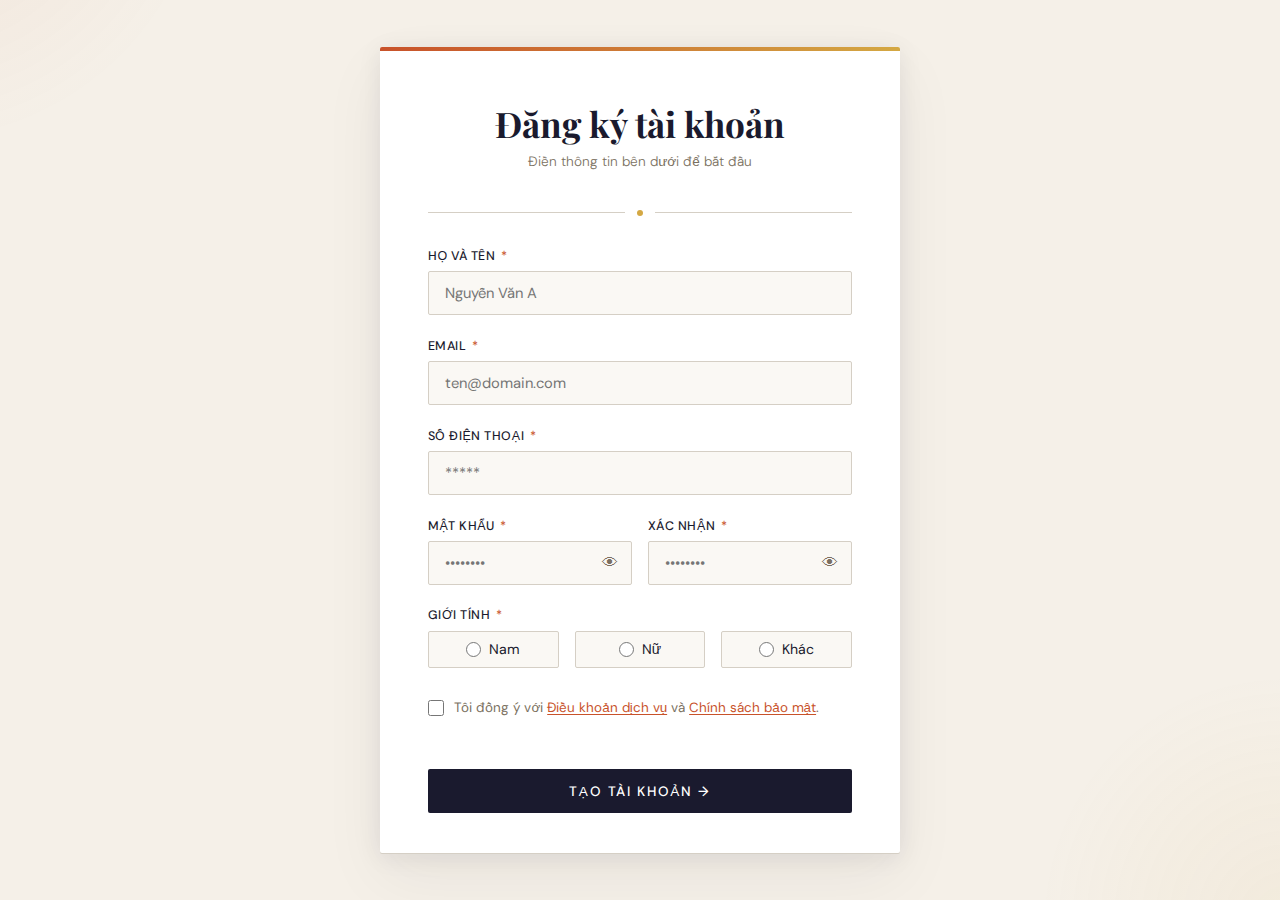
<file: BTTT04/2/2.1/index.html>
<!--
| Trường | Ràng buộc |
|---|---|
| Họ và tên | Không trống, ≥ 3 ký tự, chỉ chứa chữ cái và khoảng trắng |
| Email | Không trống, đúng định dạng `name@domain.com` |
| Số điện thoại | Không trống, 10 chữ số, bắt đầu bằng `0` |
| Mật khẩu | Không trống, ≥ 8 ký tự, có ít nhất 1 chữ hoa, 1 chữ thường, 1 số |
| Xác nhận mật khẩu | Phải khớp với mật khẩu |
| Giới tính | Bắt buộc chọn 1 radio button |
| Điều khoản | Bắt buộc tick checkbox | -->


<!DOCTYPE html>
<html lang="vi">
<head>
  <meta charset="UTF-8" />
  <meta name="viewport" content="width=device-width, initial-scale=1.0" />
  <title>Đăng ký tài khoản</title>
  <link rel="stylesheet" href="style.css" />
  <link href="https://fonts.googleapis.com/css2?family=Playfair+Display:wght@700&family=DM+Sans:wght@300;400;500&display=swap" rel="stylesheet">
</head>
<body>

<div class="wrapper">
  <div class="card">

    <!-- Form -->
    <div id="form-area">
      <div class="header">
        <div class="eyebrow"></div>
        <h1>Đăng ký tài khoản</h1>
        <p class="subtitle">Điền thông tin bên dưới để bắt đầu</p>
      </div>

      <div class="divider"><span></span></div>

      <form id="reg-form" novalidate>

        <!-- Họ và tên -->
        <div class="field">
          <label for="fullname">Họ và tên <span class="req">*</span></label>
          <input type="text" id="fullname" placeholder="Nguyễn Văn A" autocomplete="name" />
          <div class="error-msg" id="fullname-error"></div>
        </div>

        <!-- Email -->
        <div class="field">
          <label for="email">Email <span class="req">*</span></label>
          <input type="email" id="email" placeholder="ten@domain.com" autocomplete="email" />
          <div class="error-msg" id="email-error"></div>
        </div>

        <!-- Số điện thoại -->
        <div class="field">
          <label for="phone">Số điện thoại <span class="req">*</span></label>
          <input type="tel" id="phone" placeholder="*****" autocomplete="tel" maxlength="10" />
          <div class="error-msg" id="phone-error"></div>
        </div>

        <!-- Mật khẩu & Xác nhận -->
        <div class="row-2">
          <div class="field">
            <label for="password">Mật khẩu <span class="req">*</span></label>
            <div class="pw-wrap">
              <input type="password" id="password" placeholder="••••••••" autocomplete="new-password" />
              <button type="button" class="toggle-pw" data-target="password" title="Hiện/ẩn mật khẩu">👁</button>
            </div>
            <div class="error-msg" id="password-error"></div>
          </div>

          <div class="field">
            <label for="confirm">Xác nhận <span class="req">*</span></label>
            <div class="pw-wrap">
              <input type="password" id="confirm" placeholder="••••••••" autocomplete="new-password" />
              <button type="button" class="toggle-pw" data-target="confirm" title="Hiện/ẩn mật khẩu">👁</button>
            </div>
            <div class="error-msg" id="confirm-error"></div>
          </div>
        </div>

        <!-- Giới tính -->
        <div class="field">
          <label>Giới tính <span class="req">*</span></label>
          <div class="radio-group">
            <label class="radio-label">
              <input type="radio" name="gender" value="male" /> Nam
            </label>
            <label class="radio-label">
              <input type="radio" name="gender" value="female" /> Nữ
            </label>
            <label class="radio-label">
              <input type="radio" name="gender" value="other" /> Khác
            </label>
          </div>
          <div class="error-msg" id="gender-error"></div>
        </div>

        <!-- Điều khoản -->
        <div class="field">
          <label class="checkbox-label">
            <input type="checkbox" id="terms" />
            <span>Tôi đồng ý với <a href="#">Điều khoản dịch vụ</a> và <a href="#">Chính sách bảo mật</a>.</span>
          </label>
          <div class="error-msg" id="terms-error"></div>
        </div>

        <button type="submit" class="btn-submit"><span>Tạo tài khoản →</span></button>
      </form>
    </div>

    <!-- Màn hình thành công -->
    <div class="success-screen" id="success-screen">
      <h2>Đăng ký thành công!</h2>
      <p>Chào mừng <span class="success-name" id="success-name"></span> đã gia nhập!<br />Tài khoản của bạn đã được tạo thành công.</p>
      <div class="success-bar"></div>
    </div>

  </div>
</div>

<script src="script.js"></script>
</body>
</html>
</file>
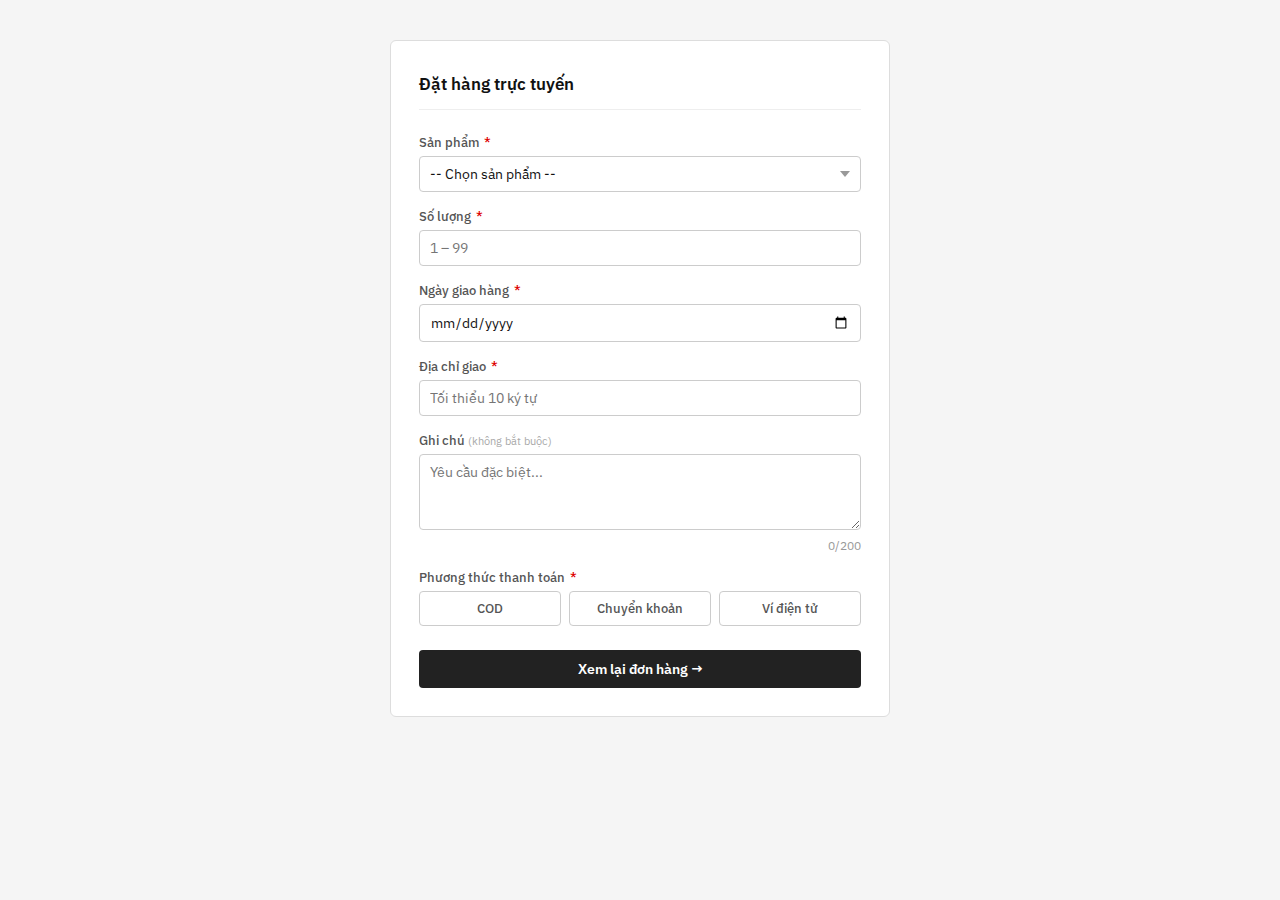
<file: BTTT04/2/2.1/2.2/index.html>
<!DOCTYPE html>
<html lang="vi">
<head>
  <meta charset="UTF-8">
  <meta name="viewport" content="width=device-width, initial-scale=1.0">
  <title>Đặt Hàng</title>
  <link href="https://fonts.googleapis.com/css2?family=IBM+Plex+Sans:wght@400;500;600&display=swap" rel="stylesheet">
  <link rel="stylesheet" href="style.css">
</head>
<body>
<div class="card">
  <h1>Đặt hàng trực tuyến</h1>
  <form id="form" novalidate>

    <div class="field" id="f-product">
      <label for="product">Sản phẩm <span class="req">*</span></label>
      <select id="product">
        <option value="">-- Chọn sản phẩm --</option>
        <option value="ao-thun">Áo thun — 150.000 ₫</option>
        <option value="quan-jean">Quần jean — 350.000 ₫</option>
        <option value="giay-sneaker">Giày sneaker — 850.000 ₫</option>
        <option value="tui-xach">Túi xách — 420.000 ₫</option>
        <option value="mu-luoi-trai">Mũ lưỡi trai — 95.000 ₫</option>
        <option value="ao-khoac">Áo khoác — 480.000 ₫</option>
      </select>
      <div class="err-msg">Vui lòng chọn sản phẩm</div>
    </div>

    <div class="field" id="f-qty">
      <label for="qty">Số lượng <span class="req">*</span></label>
      <input type="number" id="qty" min="1" max="99" placeholder="1 – 99">
      <div class="err-msg">Số lượng phải từ 1 đến 99</div>
    </div>

    <div id="price-box" class="price-box" style="display:none">
      <span>Tổng tiền</span>
      <strong id="price-val">0 ₫</strong>
    </div>

    <div class="field" id="f-date">
      <label for="date">Ngày giao hàng <span class="req">*</span></label>
      <input type="date" id="date">
      <div class="err-msg" id="err-date-msg">Ngày không hợp lệ</div>
    </div>

    <div class="field" id="f-address">
      <label for="address">Địa chỉ giao <span class="req">*</span></label>
      <input type="text" id="address" placeholder="Tối thiểu 10 ký tự">
      <div class="err-msg">Địa chỉ phải có ít nhất 10 ký tự</div>
    </div>

    <div class="field" id="f-note">
      <label for="note">Ghi chú <small>(không bắt buộc)</small></label>
      <textarea id="note" placeholder="Yêu cầu đặc biệt..."></textarea>
      <div class="note-meta">
        <span class="char-count" id="char-count">0/200</span>
      </div>
      <div class="err-msg">Ghi chú không quá 200 ký tự</div>
    </div>

    <div class="field" id="f-pay">
      <label>Phương thức thanh toán <span class="req">*</span></label>
      <div class="radio-row">
        <div class="radio-opt">
          <input type="radio" name="pay" id="p1" value="COD">
          <label for="p1">COD</label>
        </div>
        <div class="radio-opt">
          <input type="radio" name="pay" id="p2" value="Chuyển khoản">
          <label for="p2">Chuyển khoản</label>
        </div>
        <div class="radio-opt">
          <input type="radio" name="pay" id="p3" value="Ví điện tử">
          <label for="p3">Ví điện tử</label>
        </div>
      </div>
      <div class="err-msg">Vui lòng chọn phương thức thanh toán</div>
    </div>

    <button type="submit" class="btn-submit">Xem lại đơn hàng →</button>
    <div id="success">✓ Đặt hàng thành công! Chúng tôi sẽ liên hệ sớm.</div>
  </form>
</div>

<!-- Confirm Modal -->
<div class="overlay" id="overlay">
  <div class="modal">
    <h2>Xác nhận đơn hàng</h2>
    <table class="summary-table" id="summary"></table>
    <div class="modal-btns">
      <button class="btn-cancel" id="btn-cancel">Hủy</button>
      <button class="btn-confirm" id="btn-confirm">Xác nhận đặt hàng</button>
    </div>
  </div>
</div>

<script src="script.js"></script>
</body>
</html>
</file>
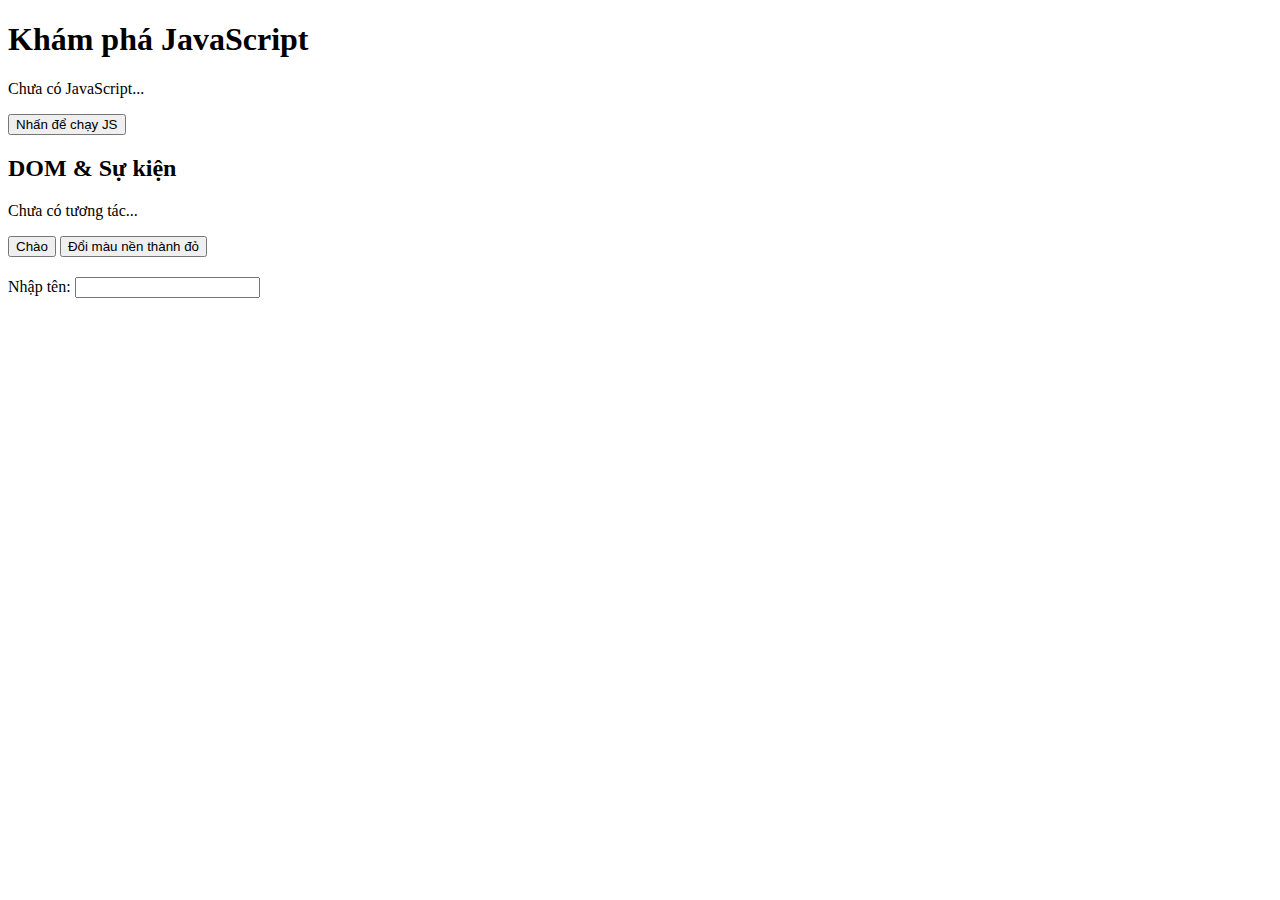
<file: BTTT03/3.1/lab-js-basic.html>
<!DOCTYPE html>
<html lang="vi">
<head>
  <meta charset="UTF-8">
  <title>Lab JS Cơ bản</title>
</head>
<body>
  <h1>Khám phá JavaScript</h1>
  <p id="welcome">Chưa có JavaScript...</p>
  <button id="runBtn">Nhấn để chạy JS</button>

    <script src="main.js"></script>

    <section>
    <h2>DOM & Sự kiện</h2>
    <p id="status">Chưa có tương tác...</p>

    <button id="btnHello">Chào</button>
    <button id="btnRed">Đổi màu nền thành đỏ</button>

    <div style="margin-top: 20px;">
        <label>Nhập tên: </label>
        <input id="nameInput" type="text" />
        <p id="greeting"></p>
    </div>
    </section>

<script src="dom.js"></script>
</body>
</html>
</file>
<file: Baithuchanh_3/style.css>
<<<<<<< HEAD
table th{
    border : 1px solid black;
}
table td{
    border : 1px solid black;
    justify-content: center;
    text-align: center;
=======
table th{
    border : 1px solid black;
}
table td{
    border : 1px solid black;
    justify-content: center;
    text-align: center;
>>>>>>> dafcf4291ef599fb8ff83b3c21c35dbf956aae59
}
</file>
<file: Baithuchanh_so2.1/style.css>
.container{
    width: 90%;
    margin: 0 auto;
    padding: 20px;
    border: 1px solid #ccc;
    border-radius: 5px;
}

.top{
    display: flex;
    justify-content: space-between;
    width: 100%;
}
#name, #email {
    width: 47%;
}
#subject {
    display: block;
    margin-right: auto; 
    margin-top: 10px;
    width:100%;
}
#message{
    width:100%;
    display: block;
    margin-right: auto; 
    margin-top: 10px;
}
.checkbox{
    display: flex;
    justify-content: space-between; 
    align-items: flex-end;
}
.submit{
    margin-top: 10px;
    padding: 10px 20px;
    border: 1;
    color:gray;
    background-color:aqua;
}
</file>
<file: Baithuchanh_so2.1/2.3/style.css>
* {
    margin: 0;
    padding: 0;
    box-sizing: border-box;
}

body {
    background-color: white;
    min-height: 100vh;
    display: flex;
    align-items: center;
    justify-content: center;
    padding: 40px 20px;
}

.container {
    background-color: white;
    border: 1.5px solid;
    border-radius: 6px;
    padding: 50px;
    max-width: 880px;
    width: 100%;
}

.page-title {
    text-align: center;
    font-size: 1.6rem;
    font-weight: 400;
    line-height: 1.5;
    margin-bottom: 45px;
}

.content-layout {
    display: flex;
    gap: 35px;
    align-items: flex-start;
}

.card {
    border: 1px solid #ddd;
    border-radius: 4px;
    padding: 22px 20px;
    width: 240px;
    flex-shrink: 0;
}

.card h2 {
    font-size: 0.95rem;
    font-weight: 700;
    line-height: 1.5;
    margin-bottom: 12px;
}

.card p {
    font-size: 0.8rem;
    line-height: 1.7;
    color: #555;
    margin-bottom: 12px;
}

.author-name {
    font-weight: 700;
    font-size: 0.82rem;
    color: #222;
}

.author-role {
    font-size: 0.78rem;
    color: #00bcd4;
}

.text-block {
    flex: 1;
    display: flex;
    flex-direction: column;
    gap: 16px;
}

.text-block p {
    font-size: 0.9rem;
    line-height: 1.75;
    color: #444;
}

.bold-text {
    font-weight: 700;
    color: #222;
}
</file>
<file: BTTT04/1.1/style.css>
*, *::before, *::after {
  box-sizing: border-box;
  margin: 0;
  padding: 0;
}
 
body {
  font-family: 'Segoe UI', Arial, sans-serif;
  font-size: 15px;
  color: #1a1a1a;
  background: #f5f5f3;
  min-height: 100vh;
}
 
/* ===== Layout ===== */
.wrap {
  max-width: 780px;
  margin: 2rem auto;
  background: #ffffff;
  border-radius: 12px;
  border: 0.5px solid #ddd;
  padding: 2rem;
}
 
h2 {
  font-size: 20px;
  font-weight: 500;
  margin-bottom: 1.5rem;
  color: #1a1a1a;
}
 
/* ===== Form ===== */
.form-row {
  display: flex;
  gap: 10px;
  align-items: flex-end;
  flex-wrap: wrap;
  margin-bottom: 1.5rem;
}
 
.field {
  display: flex;
  flex-direction: column;
  gap: 5px;
}
 
.field label {
  font-size: 13px;
  color: #666;
}
 
.field input {
  height: 38px;
  padding: 0 12px;
  border: 0.5px solid #ccc;
  border-radius: 8px;
  font-size: 14px;
  color: #1a1a1a;
  background: #fff;
  transition: box-shadow 0.15s;
}
 
.field input:focus {
  outline: none;
  box-shadow: 0 0 0 2.5px #b5d4f4;
  border-color: #378add;
}
 
.field-name  { flex: 2; min-width: 180px; }
.field-score { flex: 0.8; min-width: 100px; }
 
/* ===== Button Thêm ===== */
.btn-add {
  height: 38px;
  padding: 0 20px;
  border: 0.5px solid #ccc;
  border-radius: 8px;
  background: #fff;
  font-size: 14px;
  color: #1a1a1a;
  cursor: pointer;
  white-space: nowrap;
  transition: background 0.15s, transform 0.1s;
}
 
.btn-add:hover  { background: #f0f0f0; }
.btn-add:active { transform: scale(0.97); }
 
/* ===== Table ===== */
table {
  width: 100%;
  border-collapse: collapse;
  font-size: 14px;
}
 
thead th {
  font-weight: 500;
  font-size: 13px;
  color: #666;
  text-align: left;
  padding: 9px 12px;
  border-bottom: 0.5px solid #e0e0e0;
}
 
tbody td {
  padding: 10px 12px;
  border-bottom: 0.5px solid #ebebeb;
  vertical-align: middle;
}
 
.col-stt   { width: 44px; }
.col-center { text-align: center; width: 100px; }
.col-action { width: 70px; text-align: center; }
 
/* ===== Hàng yếu (điểm < 5) ===== */
.row-weak { background-color: #fff3cd; }
.row-weak td { color: #7a5c00; }
 
/* ===== Badges xếp loại ===== */
.badge {
  display: inline-block;
  padding: 2px 10px;
  border-radius: 99px;
  font-size: 12px;
  font-weight: 500;
}
 
.badge-gioi { background: #eaf3de; color: #3b6d11; }
.badge-kha  { background: #e6f1fb; color: #185fa5; }
.badge-tb   { background: #faeeda; color: #854f0b; }
.badge-yeu  { background: #fcebeb; color: #a32d2d; }
 
/* ===== Nút Xóa ===== */
.btn-del {
  padding: 4px 11px;
  font-size: 12px;
  border: 0.5px solid #ccc;
  border-radius: 7px;
  background: transparent;
  color: #666;
  cursor: pointer;
  transition: background 0.15s, color 0.15s, border-color 0.15s;
}
 
.btn-del:hover {
  background: #fcebeb;
  color: #a32d2d;
  border-color: #f09595;
}
 
/* ===== Dòng trống ===== */
.empty {
  text-align: center;
  color: #aaa;
  padding: 2rem;
  font-size: 14px;
}
 
/* ===== Thống kê ===== */
.stats {
  margin-top: 1.25rem;
  padding: 11px 16px;
  background: #f5f5f3;
  border-radius: 8px;
  font-size: 14px;
  color: #666;
}
 
.stats span {
  color: #1a1a1a;
  font-weight: 500;
}
</file>
<file: BTTT04/2/2.1/style.css>
*, *::before, *::after { box-sizing: border-box; margin: 0; padding: 0; }

:root {
  --ink: #1a1a2e;
  --cream: #f5f0e8;
  --accent: #c8522a;
  --gold: #d4a843;
  --muted: #7a7060;
  --border: #d5cfc5;
  --error: #c0392b;
  --success: #2e7d5e;
  --field-bg: #faf8f4;
}

body {
  font-family: 'DM Sans', sans-serif;
  background: var(--cream);
  min-height: 100vh;
  display: flex;
  align-items: center;
  justify-content: center;
  padding: 2rem;
  position: relative;
  overflow: hidden;
}

body::before {
  content: '';
  position: fixed;
  top: -50%; left: -30%;
  width: 600px; height: 600px;
  background: radial-gradient(circle, rgba(200,82,42,0.08) 0%, transparent 70%);
  pointer-events: none;
}

body::after {
  content: '';
  position: fixed;
  bottom: -30%; right: -20%;
  width: 500px; height: 500px;
  background: radial-gradient(circle, rgba(212,168,67,0.07) 0%, transparent 70%);
  pointer-events: none;
}

/* ── Layout ── */
.wrapper {
  width: 100%;
  max-width: 520px;
  position: relative;
  z-index: 1;
}

.card {
  background: #fff;
  border-radius: 2px;
  box-shadow:
    0 1px 0 var(--border),
    0 4px 24px rgba(26,26,46,0.08),
    0 24px 64px rgba(26,26,46,0.06);
  padding: 3rem 3rem 2.5rem;
  position: relative;
}

.card::before {
  content: '';
  position: absolute;
  top: 0; left: 0; right: 0;
  height: 4px;
  background: linear-gradient(90deg, var(--accent), var(--gold));
  border-radius: 2px 2px 0 0;
}

/* ── Header ── */
.header { text-align: center; margin-bottom: 2.5rem; }

.header .eyebrow {
  font-size: 0.7rem;
  letter-spacing: 0.18em;
  text-transform: uppercase;
  color: var(--accent);
  font-weight: 500;
  margin-bottom: 0.6rem;
}

.header h1 {
  font-family: 'Playfair Display', serif;
  font-size: 2.2rem;
  color: var(--ink);
  line-height: 1.15;
}

.header .subtitle {
  margin-top: 0.5rem;
  font-size: 0.85rem;
  color: var(--muted);
  font-weight: 300;
}

/* ── Divider ── */
.divider {
  display: flex;
  align-items: center;
  gap: 0.75rem;
  margin-bottom: 2rem;
}

.divider::before, .divider::after {
  content: '';
  flex: 1;
  height: 1px;
  background: var(--border);
}

.divider span {
  width: 6px; height: 6px;
  border-radius: 50%;
  background: var(--gold);
  flex-shrink: 0;
}

/* ── Fields ── */
.field { margin-bottom: 1.4rem; position: relative; }

label {
  display: block;
  font-size: 0.78rem;
  font-weight: 500;
  color: var(--ink);
  letter-spacing: 0.04em;
  text-transform: uppercase;
  margin-bottom: 0.45rem;
}

label .req { color: var(--accent); margin-left: 2px; }

input[type="text"],
input[type="email"],
input[type="tel"],
input[type="password"] {
  width: 100%;
  padding: 0.7rem 1rem;
  background: var(--field-bg);
  border: 1.5px solid var(--border);
  border-radius: 2px;
  font-family: 'DM Sans', sans-serif;
  font-size: 0.92rem;
  color: var(--ink);
  transition: border-color 0.2s, box-shadow 0.2s, background 0.2s;
  outline: none;
}

input:focus {
  border-color: var(--accent);
  background: #fff;
  box-shadow: 0 0 0 3px rgba(200,82,42,0.08);
}

input.is-error {
  border-color: var(--error);
  background: #fff8f7;
  box-shadow: 0 0 0 3px rgba(192,57,43,0.07);
}

/* ── Error message ── */
.error-msg {
  display: none;
  font-size: 0.76rem;
  color: var(--error);
  margin-top: 0.35rem;
  font-weight: 400;
  padding-left: 0.1rem;
  animation: slideIn 0.15s ease;
}

.error-msg.visible {
  display: flex;
  align-items: center;
  gap: 0.3rem;
}

.error-msg::before {
  content: '✕';
  font-size: 0.65rem;
  font-weight: 700;
  width: 14px; height: 14px;
  border-radius: 50%;
  background: var(--error);
  color: #fff;
  display: flex;
  align-items: center;
  justify-content: center;
  flex-shrink: 0;
}

@keyframes slideIn {
  from { opacity: 0; transform: translateY(-4px); }
  to   { opacity: 1; transform: translateY(0); }
}

/* ── Password toggle ── */
.pw-wrap { position: relative; }
.pw-wrap input { padding-right: 2.8rem; }

.toggle-pw {
  position: absolute;
  right: 0.85rem;
  top: 50%;
  transform: translateY(-50%);
  background: none;
  border: none;
  cursor: pointer;
  color: var(--muted);
  font-size: 1rem;
  padding: 0;
  line-height: 1;
  transition: color 0.15s;
}
.toggle-pw:hover { color: var(--accent); }

/* ── Radio group ── */
.radio-group { display: flex; gap: 1rem; }

.radio-label {
  display: flex;
  align-items: center;
  gap: 0.5rem;
  cursor: pointer;
  font-size: 0.88rem;
  font-weight: 400;
  text-transform: none;
  letter-spacing: 0;
  color: var(--ink);
  padding: 0.55rem 1rem;
  border: 1.5px solid var(--border);
  border-radius: 2px;
  background: var(--field-bg);
  transition: border-color 0.15s, background 0.15s;
  flex: 1;
  justify-content: center;
}

.radio-label:has(input:checked) {
  border-color: var(--accent);
  background: rgba(200,82,42,0.05);
  color: var(--accent);
}

.radio-label input { accent-color: var(--accent); width: 15px; height: 15px; }

/* ── Checkbox ── */
.checkbox-label {
  display: flex;
  align-items: flex-start;
  gap: 0.65rem;
  cursor: pointer;
  font-size: 0.84rem;
  color: var(--muted);
  line-height: 1.5;
  font-weight: 400;
  text-transform: none;
  letter-spacing: 0;
}

.checkbox-label input {
  accent-color: var(--accent);
  width: 16px; height: 16px;
  margin-top: 2px;
  flex-shrink: 0;
  cursor: pointer;
}

.checkbox-label a { color: var(--accent); text-decoration: underline; text-underline-offset: 2px; }

/* ── Submit button ── */
.btn-submit {
  width: 100%;
  padding: 0.85rem;
  margin-top: 1.8rem;
  background: var(--ink);
  color: #fff;
  border: none;
  border-radius: 2px;
  font-family: 'DM Sans', sans-serif;
  font-size: 0.85rem;
  font-weight: 500;
  letter-spacing: 0.12em;
  text-transform: uppercase;
  cursor: pointer;
  transition: box-shadow 0.2s, transform 0.1s;
  position: relative;
  overflow: hidden;
}

.btn-submit::after {
  content: '';
  position: absolute;
  inset: 0;
  background: linear-gradient(135deg, var(--accent), var(--gold));
  opacity: 0;
  transition: opacity 0.25s;
}

.btn-submit:hover::after { opacity: 1; }
.btn-submit:hover { box-shadow: 0 6px 20px rgba(200,82,42,0.25); }
.btn-submit:active { transform: translateY(1px); }
.btn-submit span { position: relative; z-index: 1; }

/* ── 2-column row ── */
.row-2 { display: grid; grid-template-columns: 1fr 1fr; gap: 1rem; }

@media (max-width: 480px) {
  .row-2 { grid-template-columns: 1fr; }
  .card { padding: 2rem 1.5rem; }
}

/* ── Success screen ── */
.success-screen {
  display: none;
  text-align: center;
  padding: 3rem 2rem;
  animation: fadeUp 0.5s ease;
}



.success-icon {
  font-size: 4rem;
  margin-bottom: 1rem;
  animation: pop 0.4s 0.2s cubic-bezier(0.34,1.56,0.64,1) both;
}

.success-screen h2 {
  font-family: 'Playfair Display', serif;
  font-size: 2rem;
  color: var(--ink);
  margin-bottom: 0.75rem;
}

.success-screen p { color: var(--muted); font-size: 0.9rem; line-height: 1.6; }
.success-name { font-weight: 600; color: var(--accent); }

.success-bar {
  width: 60px;
  height: 3px;
  background: linear-gradient(90deg, var(--accent), var(--gold));
  margin: 1.5rem auto 0;
  border-radius: 2px;
}
</file>
<file: BTTT04/2/2.1/2.2/style.css>
*, *::before, *::after {
  box-sizing: border-box;
  margin: 0;
  padding: 0;
}

body {
  font-family: 'IBM Plex Sans', sans-serif;
  background: #f5f5f5;
  min-height: 100vh;
  display: flex;
  align-items: flex-start;
  justify-content: center;
  padding: 40px 16px 60px;
  color: #111;
}

/* ── Card ── */
.card {
  background: #fff;
  width: 100%;
  max-width: 500px;
  border: 1px solid #ddd;
  border-radius: 6px;
  padding: 32px 28px 28px;
}

h1 {
  font-size: 17px;
  font-weight: 600;
  margin-bottom: 24px;
  padding-bottom: 14px;
  border-bottom: 1px solid #eee;
}

/* ── Fields ── */
.field {
  margin-bottom: 16px;
}

label {
  display: block;
  font-size: 13px;
  font-weight: 500;
  color: #555;
  margin-bottom: 5px;
}

label small {
  font-weight: 400;
  color: #aaa;
}

.req {
  color: #d00;
  margin-left: 2px;
}

input,
select,
textarea {
  width: 100%;
  padding: 8px 10px;
  border: 1px solid #ccc;
  border-radius: 4px;
  font-family: inherit;
  font-size: 14px;
  color: #111;
  outline: none;
  transition: border-color 0.15s;
  -webkit-appearance: none;
  appearance: none;
  background: #fff;
}

input:focus,
select:focus,
textarea:focus {
  border-color: #555;
}

.field.err input,
.field.err select,
.field.err textarea {
  border-color: #d00;
}

select {
  background-image: url("data:image/svg+xml,%3Csvg xmlns='http://www.w3.org/2000/svg' width='10' height='6' viewBox='0 0 10 6'%3E%3Cpath d='M0 0l5 6 5-6z' fill='%23999'/%3E%3C/svg%3E");
  background-repeat: no-repeat;
  background-position: right 10px center;
  padding-right: 28px;
  cursor: pointer;
}

textarea {
  resize: vertical;
  min-height: 76px;
}

/* ── Error message ── */
.err-msg {
  display: none;
  font-size: 12px;
  color: #d00;
  margin-top: 4px;
}

.field.err .err-msg {
  display: block;
}

/* ── Char counter ── */
.note-meta {
  display: flex;
  justify-content: flex-end;
  margin-top: 4px;
}

.char-count {
  font-size: 12px;
  color: #999;
}

.char-count.over {
  color: #d00;
  font-weight: 600;
}

/* ── Price box ── */
.price-box {
  display: flex;
  justify-content: space-between;
  align-items: center;
  background: #f9f9f9;
  border: 1px solid #e0e0e0;
  border-radius: 4px;
  padding: 10px 12px;
  margin-top: -4px;
  margin-bottom: 16px;
}

.price-box span {
  font-size: 13px;
  color: #666;
}

.price-box strong {
  font-size: 15px;
  color: #111;
}

/* ── Radio ── */
.radio-row {
  display: flex;
  gap: 8px;
}

.radio-opt {
  flex: 1;
}

.radio-opt input[type="radio"] {
  display: none;
}

.radio-opt label {
  display: block;
  text-align: center;
  padding: 8px;
  border: 1px solid #ccc;
  border-radius: 4px;
  font-size: 13px;
  cursor: pointer;
  color: #555;
  transition: all 0.15s;
  margin-bottom: 0;
}

.radio-opt input:checked + label {
  border-color: #333;
  background: #f0f0f0;
  color: #111;
  font-weight: 600;
}

.radio-opt label:hover {
  border-color: #888;
}

.field.err .radio-opt label {
  border-color: #f5c0c0;
}

/* ── Submit button ── */
.btn-submit {
  width: 100%;
  margin-top: 8px;
  padding: 10px;
  background: #222;
  color: #fff;
  border: none;
  border-radius: 4px;
  font-family: inherit;
  font-size: 14px;
  font-weight: 600;
  cursor: pointer;
  transition: background 0.15s;
}

.btn-submit:hover {
  background: #444;
}

/* ── Success message ── */
#success {
  display: none;
  margin-top: 12px;
  padding: 11px 14px;
  background: #f0faf4;
  border: 1px solid #b6dfc8;
  border-radius: 4px;
  font-size: 13px;
  color: #1a6640;
  font-weight: 500;
}

#success.show {
  display: block;
}

/* ── Overlay ── */
.overlay {
  display: none;
  position: fixed;
  inset: 0;
  background: rgba(0, 0, 0, 0.45);
  z-index: 50;
  align-items: center;
  justify-content: center;
  padding: 16px;
}

.overlay.show {
  display: flex;
}

/* ── Modal ── */
.modal {
  background: #fff;
  border-radius: 6px;
  width: 100%;
  max-width: 400px;
  padding: 28px 24px 22px;
}

.modal h2 {
  font-size: 15px;
  font-weight: 600;
  margin-bottom: 16px;
}

.summary-table {
  width: 100%;
  border-collapse: collapse;
  margin-bottom: 20px;
}

.summary-table td {
  padding: 6px 0;
  font-size: 13px;
  border-bottom: 1px solid #f0f0f0;
}

.summary-table td:first-child {
  color: #777;
  width: 130px;
}

.summary-table td:last-child {
  font-weight: 500;
}

.summary-table tr.total td {
  border-bottom: none;
  padding-top: 10px;
  font-weight: 600;
  font-size: 14px;
  color: #111;
}

.modal-btns {
  display: flex;
  gap: 8px;
}

.btn-cancel {
  flex: 1;
  padding: 9px;
  border: 1px solid #ccc;
  border-radius: 4px;
  background: #fff;
  font-family: inherit;
  font-size: 13px;
  cursor: pointer;
  color: #555;
  transition: border-color 0.15s;
}

.btn-cancel:hover {
  border-color: #888;
  color: #111;
}

.btn-confirm {
  flex: 2;
  padding: 9px;
  border: none;
  border-radius: 4px;
  background: #222;
  color: #fff;
  font-family: inherit;
  font-size: 13px;
  font-weight: 600;
  cursor: pointer;
  transition: background 0.15s;
}

.btn-confirm:hover {
  background: #444;
}
</file>
<file: Phieu_hoc_tap_CSS/BTTH01/style.css>
/* TODO 1: Universal selector - reset margin và padding */
* {
  margin: 0;
  padding: 0;
}

/* TODO 2: Type selector cho body */
body {
  font-family: Arial;
  background-color: #f5f5f5;
}

/* TODO 3: ID selector cho #main-header */
#main-header {
  background-color: #333;
  color: white;
  text-align: center;
  padding: 20px;
}

/* TODO 4: Class selector cho .nav-link */
.nav-link {
  color: #333;
  text-decoration: none;
  padding: 10px 15px;
}

/* TODO 5: Group selector cho h1, h2, h3 */
h1, h2, h3 {
  font-family: 'Georgia', serif;
}

/* TODO 6: Descendant selector cho nav a */
nav a {
  display: inline-block;
  margin: 0 10px;
}

/* TODO 7: Pseudo-class selector cho a:hover */
a:hover {
  color: #ff6600;
  background-color: #eee;
}
</file>
<file: Phieu_hoc_tap_CSS/BTTH02_03_04/style2.css>
/* TODO 1: Universal selector - reset margin và padding */
* {
  margin: 0;
  padding: 0;
}

/* TODO 2: Type selector cho body */
body {
  font-family: Arial;
  background-color: #f5f5f5;
}

/* TODO 3: ID selector cho #main-header */
#main-header {
  background-color: #333;
  color: white;
  text-align: center;
  padding: 20px;
}

/* TODO 4: Class selector cho .nav-link */
.nav-link {
  color: #333;
  text-decoration: none;
  padding: 10px 15px;
}

/* TODO 5: Group selector cho h1, h2, h3 */
h1, h2, h3 {
  font-family: 'Georgia', serif;
}

/* TODO 6: Descendant selector cho nav a */
nav a {
  display: inline-block;
  margin: 0 10px;
}

/* TODO 7: Pseudo-class selector cho a:hover */
a:hover {
  color: #ff6600;
  background-color: #eee;
}

/*/////////////////////////////////*
/* Bước 1: Reset box-sizing cho toàn trang */
* {
  box-sizing: border-box;
}

/* Bước 2: Style cho .posts container */
.posts {
  max-width: 1100px;
  margin: 40px auto;
  padding: 0 20px;
  text-align: center;
}

/* Bước 3: Style cho .card */
.card {
  width: 30%;
  display: inline-block;
  border: 1px solid #ddd;
  padding: 20px;
  margin: 10px;
  background: white;
  border-radius: 8px;
}

/* Bước 4: Style cho .btn */
.btn {
  display: inline-block;
  padding: 8px 16px;
  background: #007bff;
  color: white;
  text-decoration: none;
  border-radius: 4px;
}

.btn:hover {
  background: #0056b3;
}


/* Bài 3A------------------------*/

/* Cải tiến nav bằng Flexbox */
nav { display: flex; 
justify-content: center;
 align-items: center; 
gap: 20px; 
background: #f8f9fa; 
padding: 15px; }

/* Cải tiến .posts bằng Flexbox */
.posts { display: flex; 
flex-wrap: wrap; 
gap: 20px; 
justify-content: 
center; 
max-width: 1200px; 
margin: 40px auto; }

.card { flex: 0 0 calc(33.33% - 20px); }

/* Responsive: Khi màn hình < 768px, card chiếm full width */
@media (max-width: 768px) { 
.posts { flex-direction: column; } 
.card { flex: 1 1 100%; } }

/* Bài 3B------------------------*/

/* Gallery Grid */

.gallery {
  display: grid;
  grid-template-columns: repeat(3, 1fr);
  gap: 16px;
  max-width: 1200px;
  margin: 40px auto;
}

.item {
  background: linear-gradient(135deg, #667eea 0%, #764ba2 100%);
  color: white;
  display: flex;
  justify-content: center;
  align-items: center;
  height: 150px;
  font-size: 2rem;
  border-radius: 8px;
}

/* Responsive: Tự động giảm cột khi màn hình nhỏ */
.gallery {
  grid-template-columns: repeat(auto-fit, minmax(200px, 1fr));
}

/* Bài 4------------------------*/

/* Header sticky */
.sticky-header {
  position: sticky;
  top: 0;
  z-index: 100;
  box-shadow: 0 2px 8px rgba(0, 0, 0, 0.15);
}

/* Nút Scroll to Top */
.scroll-top {
  position: fixed;
  bottom: 30px;
  right: 30px;
  width: 50px;
  height: 50px;
  background: #007bff;
  color: white;
  border-radius: 50%;
  display: flex;
  justify-content: center;
  align-items: center;
  text-decoration: none;
  font-size: 24px;
}

.scroll-top:hover {
  background: #0056b3;
  transform: scale(1.1);
}

/* Responsive */
@media (max-width: 768px) {
  nav {
    flex-direction: column;
  }
}
</file>
<file: BTTT04/1.1/1.2/style.css>
/* ===== Reset & Base ===== */
*, *::before, *::after {
  box-sizing: border-box;
  margin: 0;
  padding: 0;
}

body {
  font-family: 'Segoe UI', Arial, sans-serif;
  font-size: 15px;
  color: #1a1a1a;
  background: #f5f5f3;
  min-height: 100vh;
}

/* ===== Layout ===== */
.wrap {
  max-width: 820px;
  margin: 2rem auto;
  background: #ffffff;
  border-radius: 12px;
  border: 0.5px solid #ddd;
  padding: 2rem;
}

h2 {
  font-size: 20px;
  font-weight: 500;
  margin-bottom: 1.5rem;
  color: #1a1a1a;
}

/* ===== Field chung ===== */
.field {
  display: flex;
  flex-direction: column;
  gap: 5px;
}

.field label {
  font-size: 13px;
  color: #666;
}

.field input,
.field select {
  height: 38px;
  padding: 0 12px;
  border: 0.5px solid #ccc;
  border-radius: 8px;
  font-size: 14px;
  color: #1a1a1a;
  background: #fff;
  transition: box-shadow 0.15s;
}

.field input:focus,
.field select:focus {
  outline: none;
  box-shadow: 0 0 0 2.5px #b5d4f4;
  border-color: #378add;
}

/* ===== Form nhập liệu ===== */
.form-row {
  display: flex;
  gap: 10px;
  align-items: flex-end;
  flex-wrap: wrap;
  margin-bottom: 1rem;
}

.field-name  { flex: 2; min-width: 180px; }
.field-score { flex: 0.8; min-width: 100px; }

/* ===== Thanh tìm kiếm & lọc ===== */
.toolbar {
  display: flex;
  gap: 10px;
  align-items: flex-end;
  flex-wrap: wrap;
  padding: 14px 16px;
  background: #f9f9f7;
  border: 0.5px solid #e8e8e5;
  border-radius: 8px;
  margin-bottom: 1.25rem;
}

.toolbar-search { flex: 2; min-width: 180px; }
.toolbar-filter { flex: 1; min-width: 140px; }

/* ===== Nút Thêm ===== */
.btn-add {
  height: 38px;
  padding: 0 20px;
  border: 0.5px solid #ccc;
  border-radius: 8px;
  background: #fff;
  font-size: 14px;
  color: #1a1a1a;
  cursor: pointer;
  white-space: nowrap;
  transition: background 0.15s, transform 0.1s;
}

.btn-add:hover  { background: #f0f0f0; }
.btn-add:active { transform: scale(0.97); }

/* ===== Table ===== */
table {
  width: 100%;
  border-collapse: collapse;
  font-size: 14px;
}

thead th {
  font-weight: 500;
  font-size: 13px;
  color: #666;
  text-align: left;
  padding: 9px 12px;
  border-bottom: 0.5px solid #e0e0e0;
  white-space: nowrap;
}

tbody td {
  padding: 10px 12px;
  border-bottom: 0.5px solid #ebebeb;
  vertical-align: middle;
}

.col-stt    { width: 44px; }
.col-center { text-align: center; width: 100px; }
.col-action { width: 70px; text-align: center; }

/* ===== Cột Điểm có thể sắp xếp ===== */
.col-sortable {
  cursor: pointer;
  user-select: none;
}

.col-sortable:hover { color: #378add; }

#sort-arrow {
  display: inline-block;
  margin-left: 4px;
  font-size: 11px;
  color: #378add;
}

/* ===== Hàng yếu (điểm < 5) ===== */
.row-weak { background-color: #fff3cd; }
.row-weak td { color: #7a5c00; }

/* ===== Badges xếp loại ===== */
.badge {
  display: inline-block;
  padding: 2px 10px;
  border-radius: 99px;
  font-size: 12px;
  font-weight: 500;
}

.badge-gioi { background: #eaf3de; color: #3b6d11; }
.badge-kha  { background: #e6f1fb; color: #185fa5; }
.badge-tb   { background: #faeeda; color: #854f0b; }
.badge-yeu  { background: #fcebeb; color: #a32d2d; }

/* ===== Nút Xóa ===== */
.btn-del {
  padding: 4px 11px;
  font-size: 12px;
  border: 0.5px solid #ccc;
  border-radius: 7px;
  background: transparent;
  color: #666;
  cursor: pointer;
  transition: background 0.15s, color 0.15s, border-color 0.15s;
}

.btn-del:hover {
  background: #fcebeb;
  color: #a32d2d;
  border-color: #f09595;
}

/* ===== Dòng trống / không có kết quả ===== */
.empty {
  text-align: center;
  color: #aaa;
  padding: 2rem;
  font-size: 14px;
}

/* ===== Thống kê ===== */
.stats {
  margin-top: 1.25rem;
  padding: 11px 16px;
  background: #f5f5f3;
  border-radius: 8px;
  font-size: 14px;
  color: #666;
}

.stats span {
  color: #1a1a1a;
  font-weight: 500;
}
</file>
